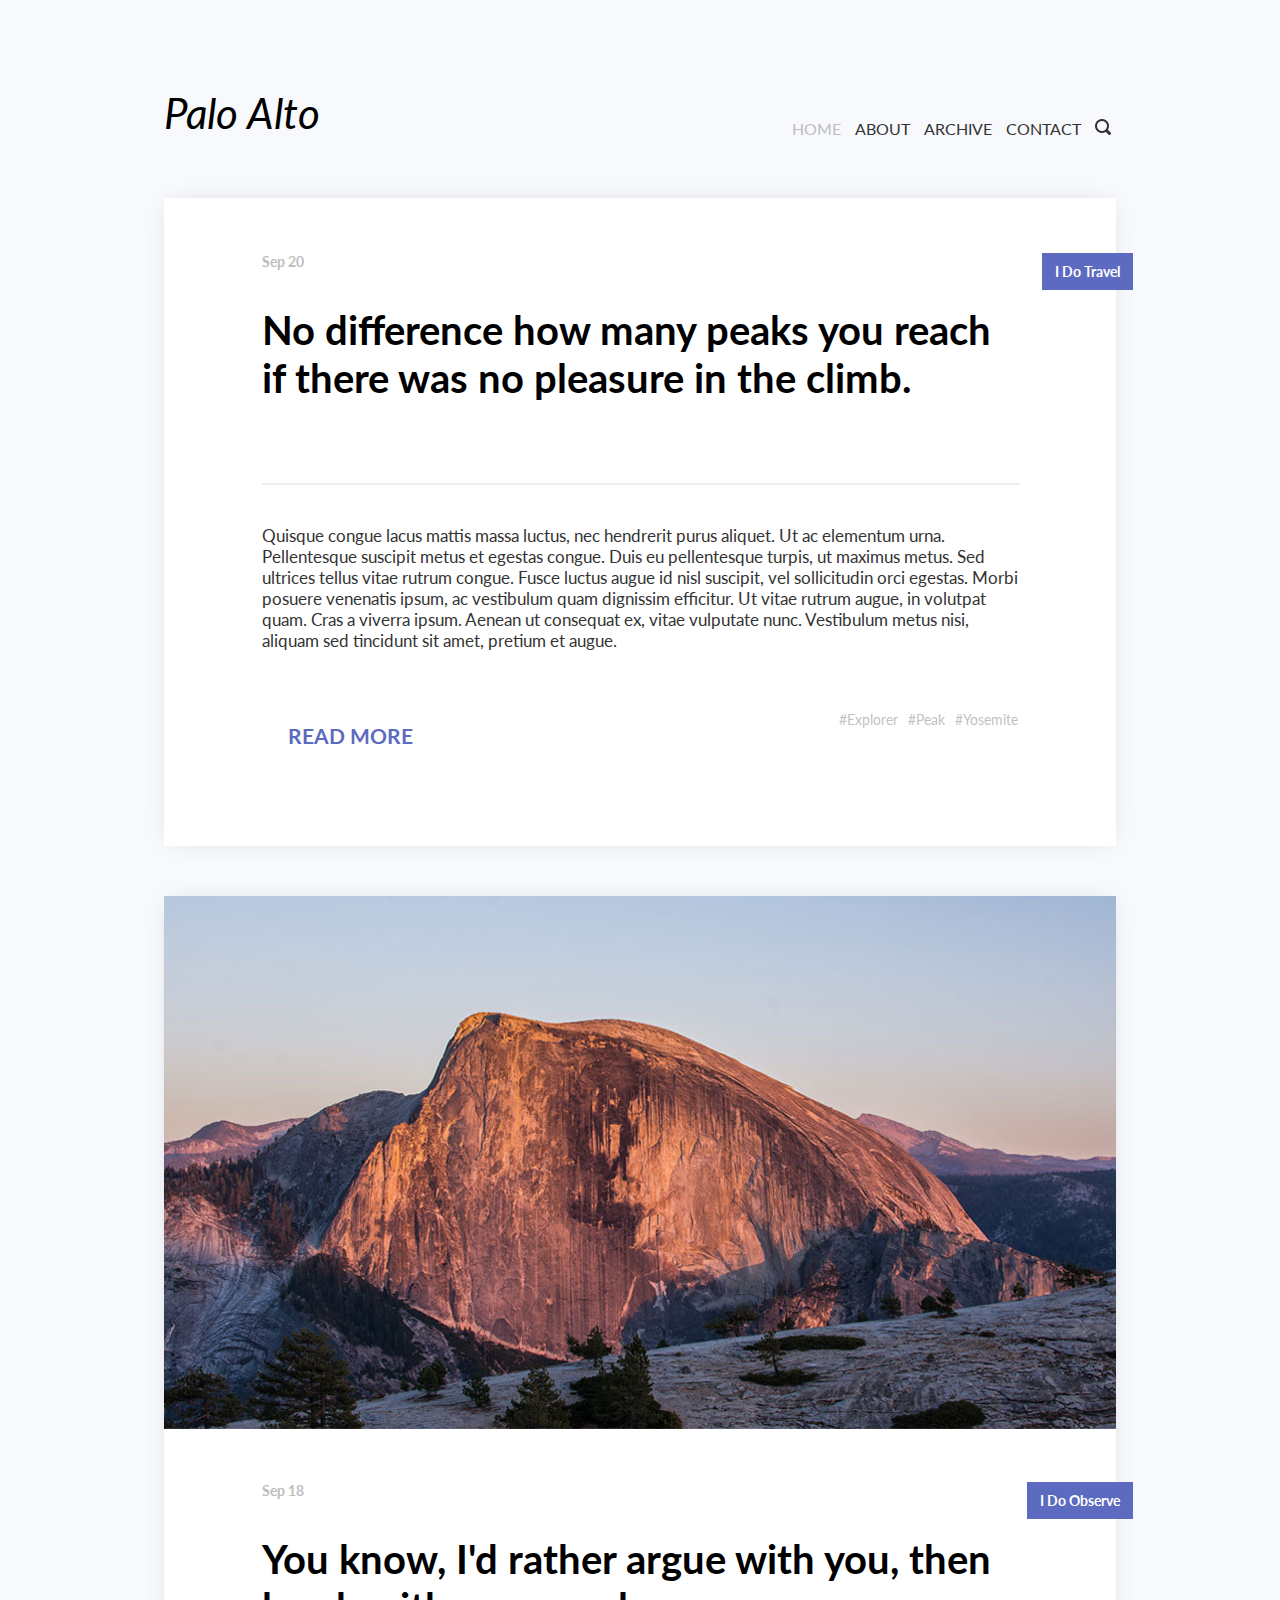
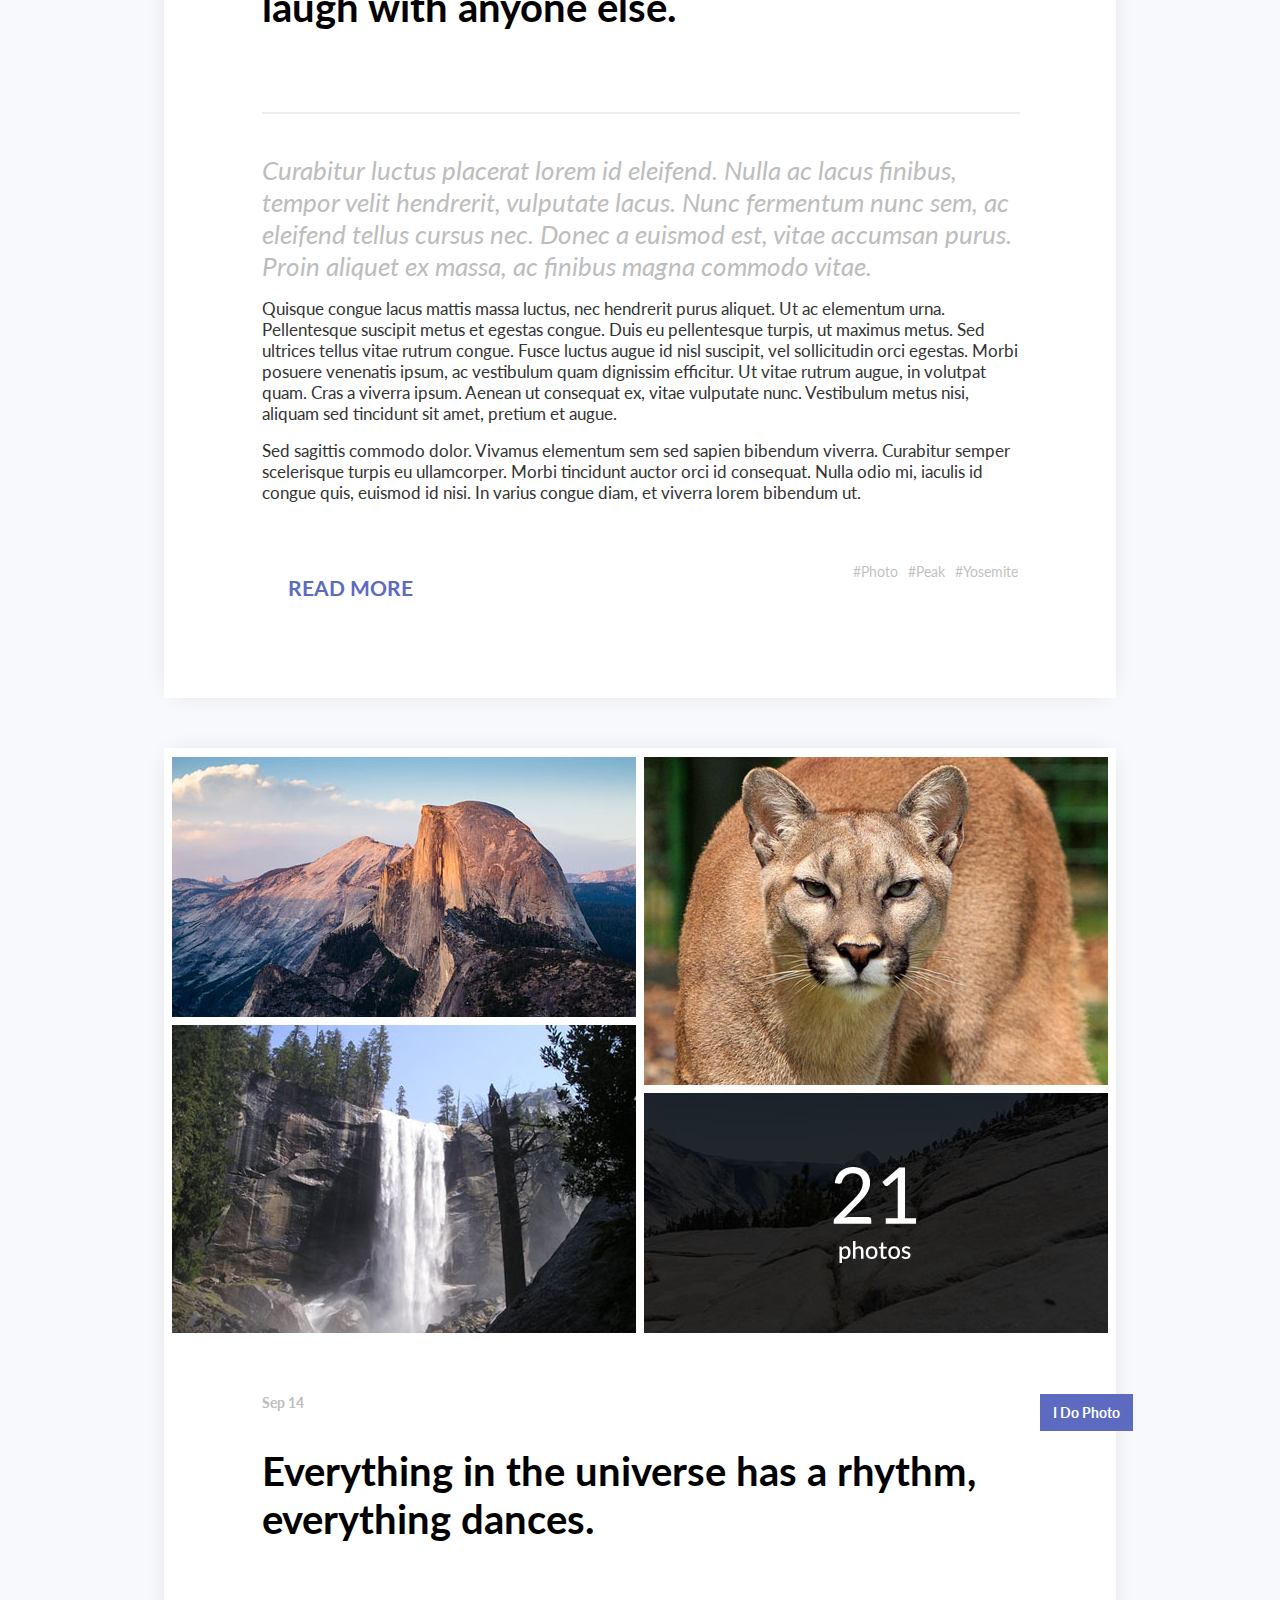
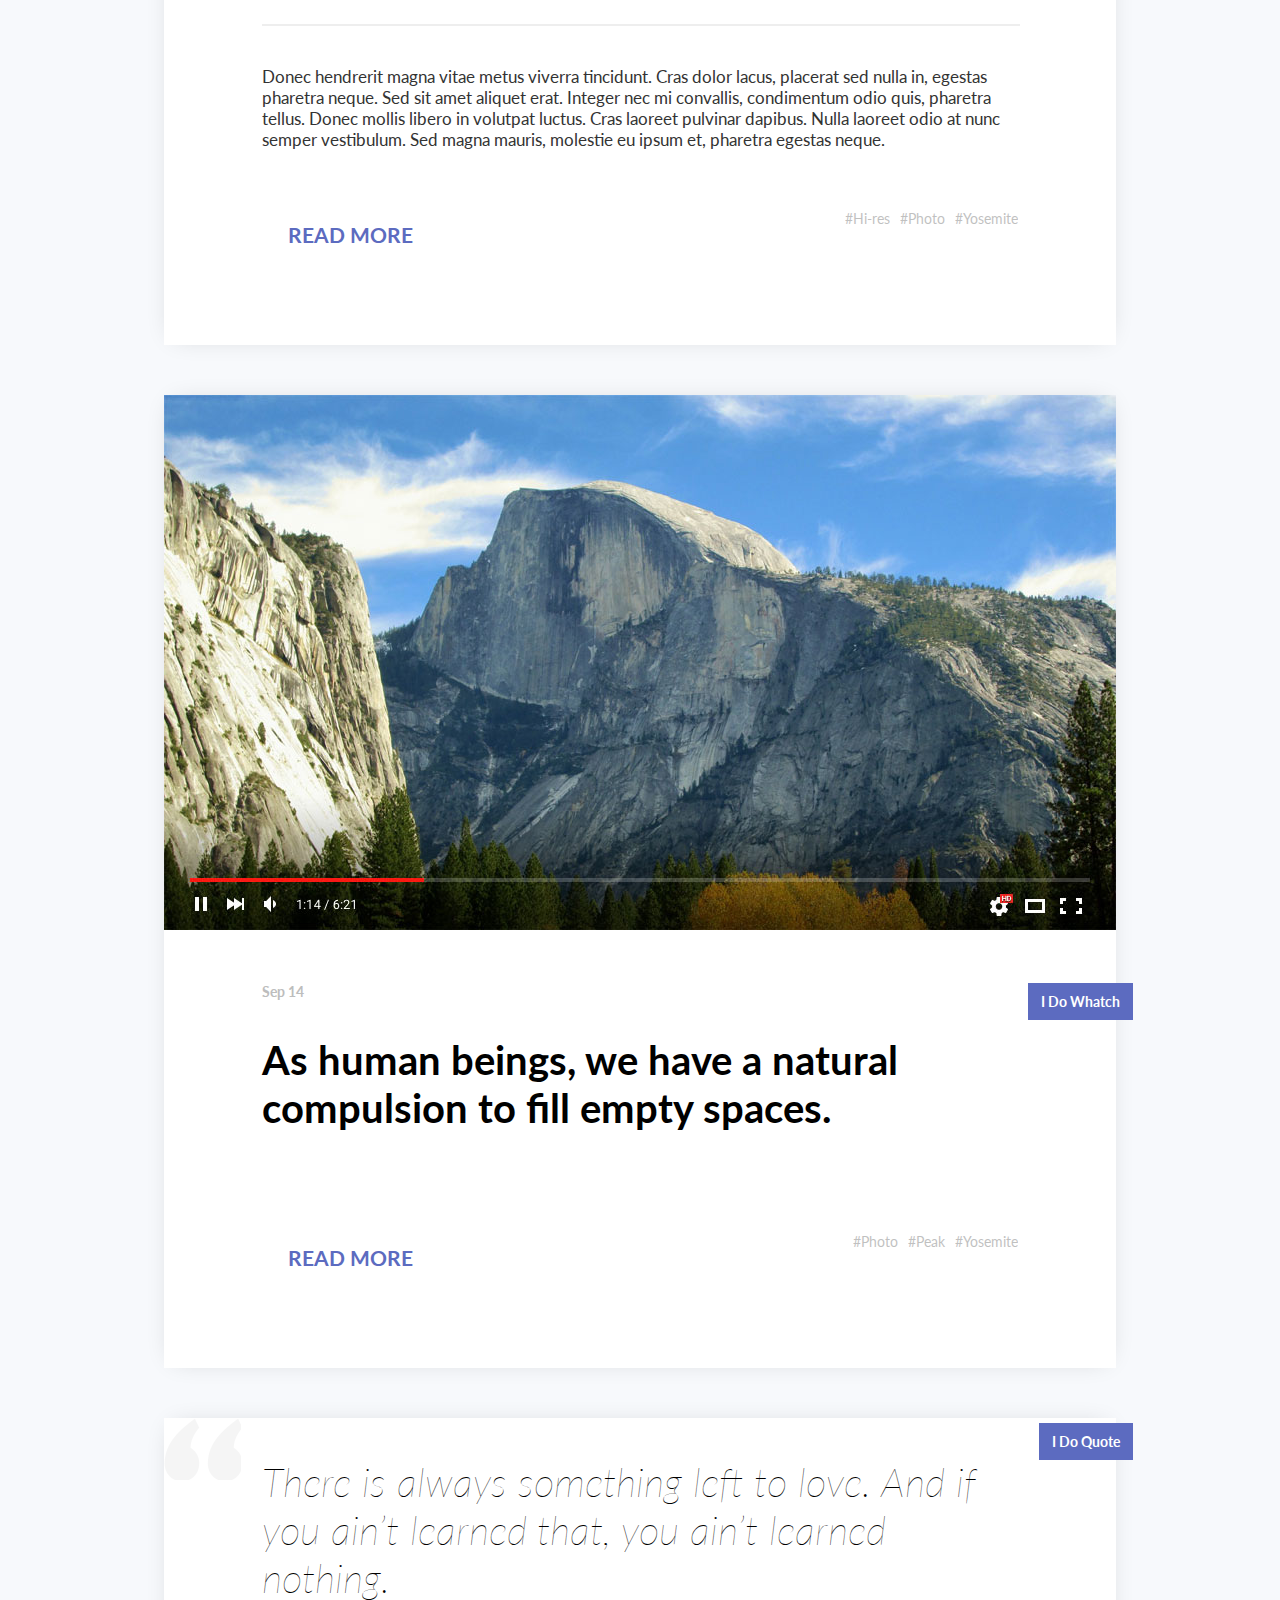
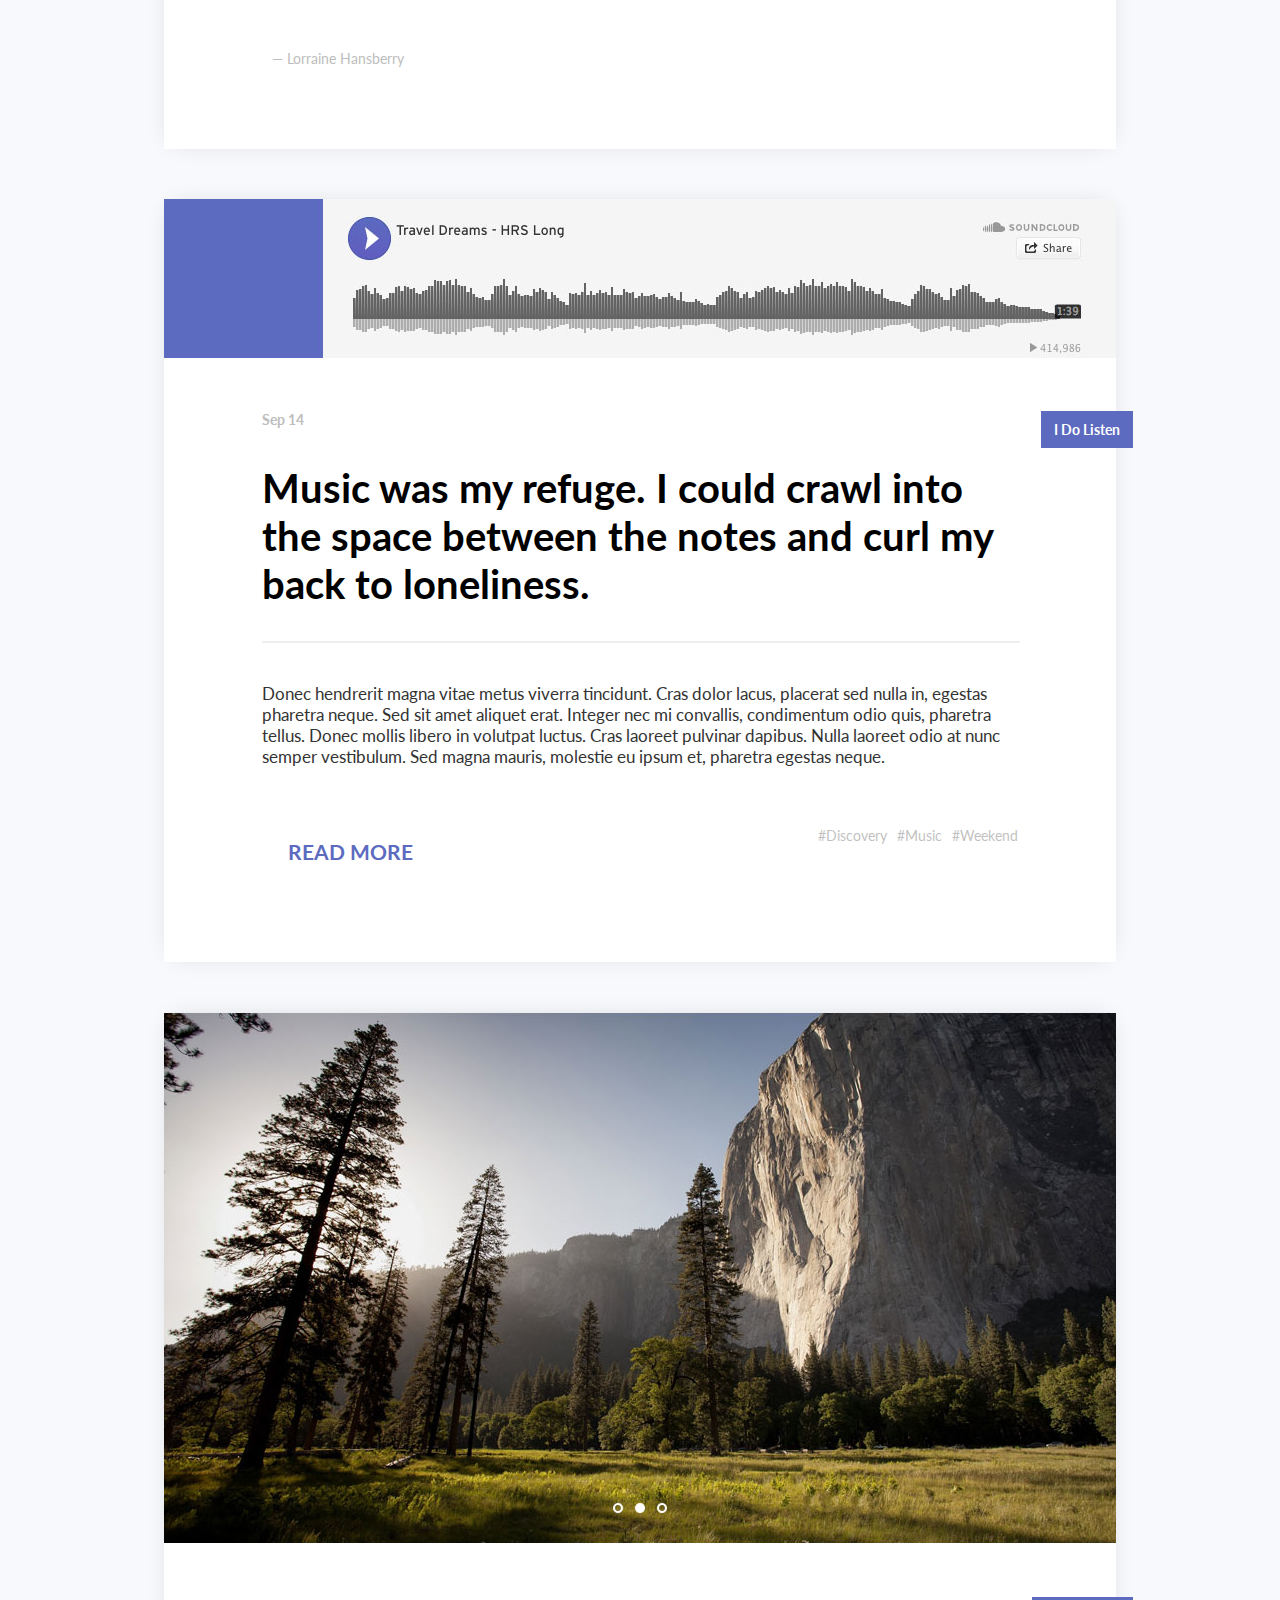
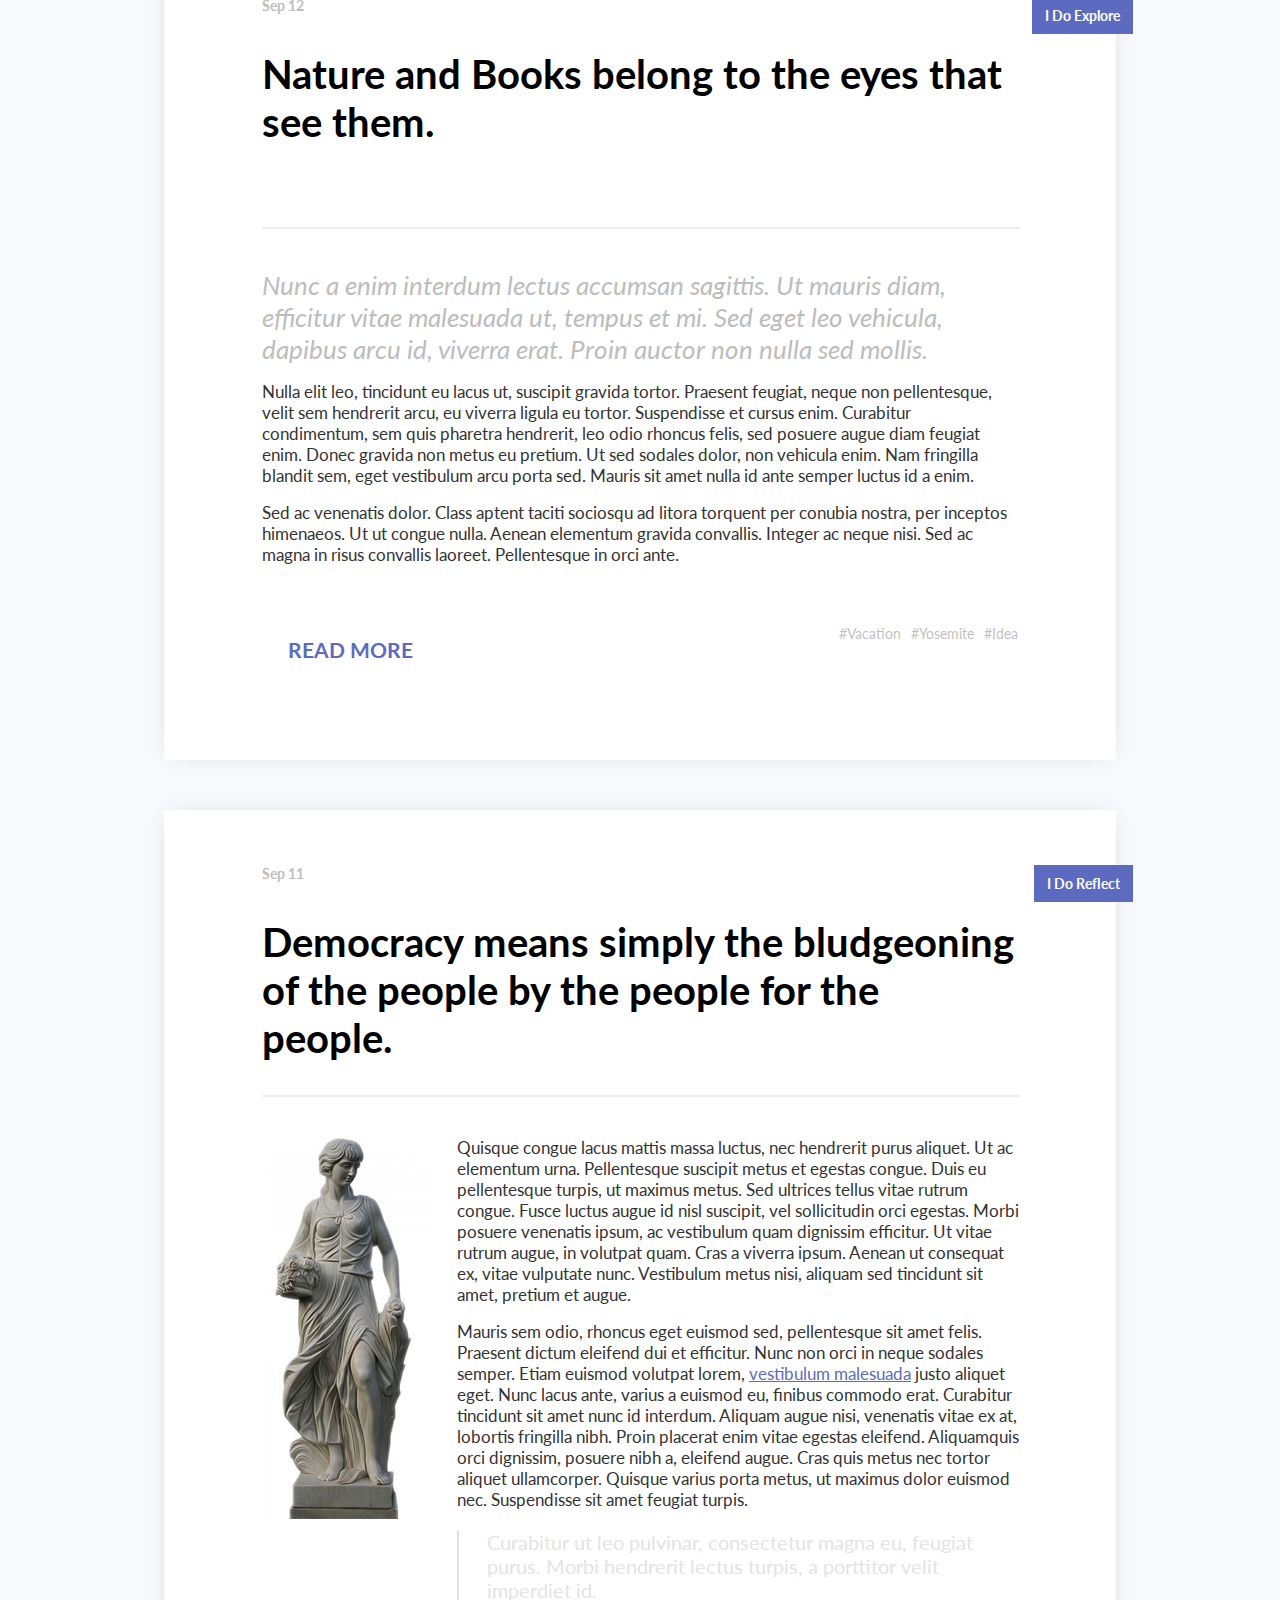
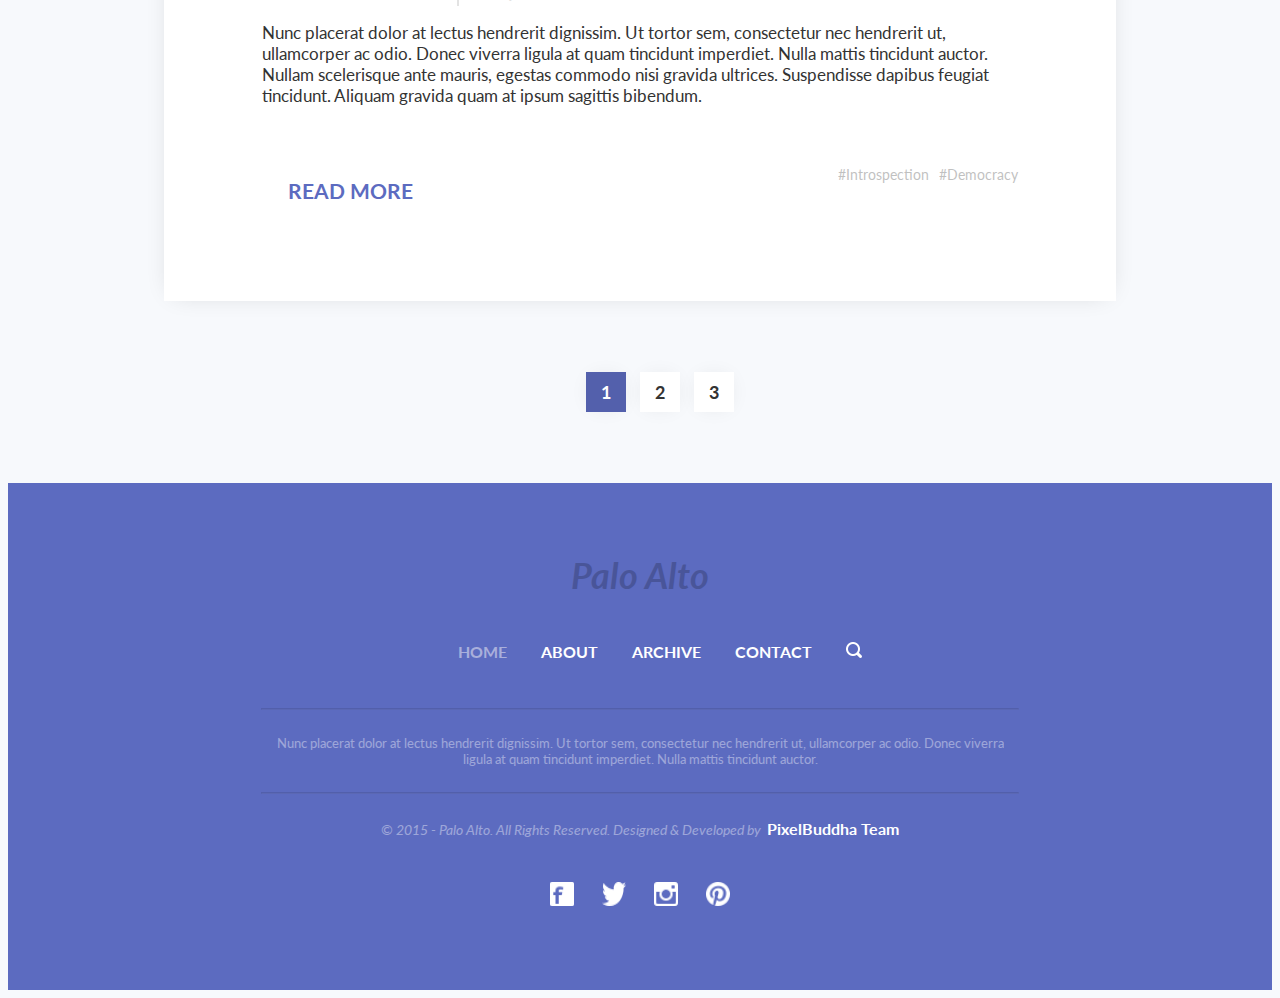
<file: public/html/index.html>
<!DOCTYPE html>
<html>
<head>
    <link href="../css/style.css" rel="stylesheet" type="text/css"/>
    <title>index</title>
    <meta charset="utf-8">
    </head>
    
    <body>
    <div class="wrapper">
    <header>
        <div id="Logo"> <em>Palo Alto</em> </div>
       <nav>
        <ul>
            <li><a class="nonactive" href="index.html"> HOME </a></li>
            <li><a href="about.html"> ABOUT </a></li>
            <li><a href="archives.html">  ARCHIVE </a></li>
            <li><a href="contacts.html"> CONTACT </a></li>
            <li><a class="icon_search" href="search.html"> </a> </li>
        </ul>
        </nav>
    </header>

        <article>
            <header class="article_header">
               <div class="lable"> I Do Travel</div>
               <div class="date">Sep 20</div>
               <h2>No difference how many peaks you reach if there was no pleasure in the climb.</h2>
            </header>
            <div class="post_area">
            <p>Quisque congue lacus mattis massa luctus, nec hendrerit purus aliquet. Ut ac elementum urna. Pellentesque suscipit metus et egestas congue. Duis eu pellentesque turpis, ut maximus metus. Sed ultrices tellus vitae rutrum congue. Fusce luctus augue id nisl suscipit, vel sollicitudin orci egestas. Morbi posuere venenatis ipsum, ac vestibulum quam dignissim efficitur. Ut vitae rutrum augue, in volutpat quam. Cras a viverra ipsum. Aenean ut consequat ex, vitae vulputate nunc. Vestibulum metus nisi, aliquam sed tincidunt sit amet, pretium et augue.</p>
            </div>
                <div class="article_footer">
                <a class="button" href="post.html">read more</a>
                <p class="hashtags">#Yosemite</p>
                <p class="hashtags">#Peak</p>
                <p class="hashtags">#Explorer</p>
            </div>
       </article>

        <article>
         <img src="../img/img_1.jpg" alt="mountain" height="533" width="952"/>
            <header class="article_header">
                <div class="lable">I Do Observe</div>
                <div class="date">Sep 18</div>
               <h2>You know, I'd rather argue with you, then laugh with anyone else.</h2>
            </header>
    <div class="post_area">
            <p class="intro">Curabitur luctus placerat lorem id eleifend. Nulla ac lacus finibus, tempor velit hendrerit, vulputate lacus. Nunc fermentum nunc sem, ac eleifend tellus cursus nec. Donec a euismod est, vitae accumsan purus. Proin aliquet ex massa, ac finibus magna commodo vitae.</p>

                <p>Quisque congue lacus mattis massa luctus, nec hendrerit purus aliquet. Ut ac elementum urna. Pellentesque suscipit metus et egestas congue. Duis eu pellentesque turpis, ut maximus metus. Sed ultrices tellus vitae rutrum congue. Fusce luctus augue id nisl suscipit, vel sollicitudin orci egestas. Morbi posuere venenatis ipsum, ac vestibulum quam dignissim efficitur. Ut vitae rutrum augue, in volutpat quam. Cras a viverra ipsum. Aenean ut consequat ex, vitae vulputate nunc. Vestibulum metus nisi, aliquam sed tincidunt sit amet, pretium et augue.</p>
               <p>Sed sagittis commodo dolor. Vivamus elementum sem sed sapien bibendum viverra. Curabitur semper scelerisque turpis eu ullamcorper. Morbi tincidunt auctor orci id consequat. Nulla odio mi, iaculis id congue quis, euismod id nisi. In varius congue diam, et viverra lorem bibendum ut.</p>
    </div>
        <div class="article_footer">
        <a class="button" href="post.html">read more</a>
        <p class="hashtags">#Yosemite</p>
        <p class="hashtags">#Peak</p>
        <p class="hashtags">#Photo</p>
    </div>
        </article>

        <article>
            <img src="../img/img_2.jpg" alt="photos" height="593" width="952"/>
            <header class="article_header">
                <div class="lable">I Do Photo</div>
                <div class="date">Sep 14</div>
                <h2>Everything in the universe has a rhythm, everything dances.</h2>
            </header>
            <div class="post_area">
            <p>Donec hendrerit magna vitae metus viverra tincidunt. Cras dolor lacus, placerat sed nulla in, egestas
                pharetra neque. Sed sit amet aliquet erat. Integer nec mi convallis, condimentum odio quis, pharetra
                tellus. Donec mollis libero in volutpat luctus. Cras laoreet pulvinar dapibus. Nulla laoreet odio at
                nunc semper vestibulum. Sed magna mauris, molestie eu ipsum et, pharetra egestas neque.</p>
            </div>
            <div class="article_footer">
                <a class="button" href="post.html">read more</a>
                <p class="hashtags">#Yosemite</p>
                <p class="hashtags">#Photo</p>
                <p class="hashtags">#Hi-res</p>
            </div>
            </article>

        <article>
        <img src="../img/img_3.jpg" alt="video" height="535" width="952"/>
            <header class="article_header">
                <div class="lable">I Do Whatch</div>
                <div class="date">Sep 14</div>
                <h2>As human beings, we have a natural compulsion to fill empty spaces.</h2>
            </header>
            <div class="article_footer">
                <a class="button" href="post.html">read more</a>
                <p class="hashtags">#Yosemite</p>
                <p class="hashtags">#Peak</p>
                <p class="hashtags">#Photo</p>
            </div>
        </article>

        <article>
         <img src="../img/quotes.png" alt="quotes" height="62" width="77"/>
             <div class="lable">I Do Quote</div>
        <h2> <div class="quote">There is always something left to love.
          And if you ain’t learned that, you
            ain’t learned nothing.</div>
        </h2>
            <p class="cit">— Lorraine Hansberry</p>
         </article>

         <article>
         <img src="../img/img_4.jpg" alt="audio" height="159" width="952"/>
             <header class="article_header">
                 <div class="lable">I Do Listen</div>
                 <div class="date">Sep 14</div>
                 <h2>Music was my refuge. I could crawl into the space between the notes and curl my back to loneliness.</h2>
             </header>
             <div class="post_area">
                 <p>Donec hendrerit magna vitae metus viverra tincidunt. Cras dolor lacus, placerat sed nulla in, egestas pharetra neque. Sed sit amet aliquet erat. Integer nec mi convallis, condimentum odio quis, pharetra tellus. Donec mollis libero in volutpat luctus. Cras laoreet pulvinar dapibus. Nulla laoreet odio at nunc semper vestibulum. Sed magna mauris, molestie eu ipsum et, pharetra egestas neque.</p>
             </div>
                 <div class="article_footer">
                 <a class="button" href="post.html">read more</a>
                 <p class="hashtags">#Weekend</p>
                 <p class="hashtags">#Music</p>
                 <p class="hashtags">#Discovery</p>
             </div>
         </article>

         <article>
         <img src="../img/img_5.jpg" alt="slider" height="532" width="952"/>
             <header class="article_header">
                 <div class="lable">I Do Explore</div>
                 <div class="date">Sep 12</div>
                 <h2>Nature and Books belong to the eyes that see them.</h2>
             </header>
             <div class="post_area">
                 <p class="intro"> Nunc a enim interdum lectus accumsan sagittis. Ut mauris diam, efficitur vitae malesuada ut, tempus et mi. Sed eget leo vehicula, dapibus arcu id, viverra erat. Proin auctor non nulla sed mollis.</p>
                 <p>Nulla elit leo, tincidunt eu lacus ut, suscipit gravida tortor. Praesent feugiat, neque non pellentesque, velit sem hendrerit arcu, eu viverra ligula eu tortor. Suspendisse et cursus enim. Curabitur condimentum, sem quis pharetra hendrerit, leo odio rhoncus felis, sed posuere augue diam feugiat enim. Donec gravida non metus eu pretium. Ut sed sodales dolor, non vehicula enim. Nam fringilla blandit sem, eget vestibulum arcu porta sed. Mauris sit amet nulla id ante semper luctus id a enim.</p>
                 <p>Sed ac venenatis dolor. Class aptent taciti sociosqu ad litora torquent per conubia nostra, per inceptos himenaeos. Ut ut congue nulla. Aenean elementum gravida convallis. Integer ac neque nisi. Sed ac magna in risus convallis laoreet. Pellentesque in orci ante.</p>
             </div>
             <div class="article_footer">
                 <a class="button" href="post.html">read more</a>
                 <p class="hashtags">#Idea</p>
                 <p class="hashtags">#Yosemite</p>
                 <p class="hashtags">#Vacation</p>
             </div>
         </article>

         <article>
             <header class="article_header">
                 <div class="lable">I Do Reflect</div>
                 <div class="date">Sep 11</div>
                 <h2><a href="post.html"></a> Democracy means simply the bludgeoning of the people by the people for the people.</h2>
             </header>
             <div class="post_area">
                 <img src="../img/img_6.jpg" alt="democracy" height="408" width="170" style="margin: 0 25px 25px 0; float: left"/>
                 <p>Quisque congue lacus mattis massa luctus, nec hendrerit purus aliquet. Ut ac elementum urna. Pellentesque suscipit metus et egestas congue. Duis eu pellentesque turpis, ut maximus metus. Sed ultrices tellus vitae rutrum congue. Fusce luctus augue id nisl suscipit, vel sollicitudin orci egestas. Morbi posuere venenatis ipsum, ac vestibulum quam dignissim efficitur. Ut vitae rutrum augue, in volutpat quam. Cras a viverra ipsum. Aenean ut consequat ex, vitae vulputate nunc. Vestibulum metus nisi, aliquam sed tincidunt sit amet, pretium et augue.</p>
                 <p>Mauris sem odio, rhoncus eget euismod sed, pellentesque sit amet felis. Praesent dictum eleifend dui et efficitur. Nunc non orci in neque sodales semper. Etiam euismod volutpat lorem, <a href="index.html">vestibulum malesuada</a> justo aliquet eget. Nunc lacus ante, varius a euismod eu, finibus commodo erat. Curabitur tincidunt sit amet nunc id interdum. Aliquam augue nisi, venenatis vitae ex at, lobortis fringilla nibh. Proin placerat enim vitae egestas eleifend. Aliquamquis orci dignissim, posuere nibh a, eleifend augue. Cras quis metus nec tortor aliquet ullamcorper. Quisque varius porta metus, ut maximus dolor euismod nec. Suspendisse sit amet feugiat turpis.</p>
                 <blockquote>Curabitur ut leo pulvinar, consectetur magna eu, feugiat purus. Morbi hendrerit lectus turpis, a porttitor velit imperdiet id.</blockquote>
                 <p>Nunc placerat dolor at lectus hendrerit dignissim. Ut tortor sem, consectetur nec hendrerit ut, ullamcorper ac odio. Donec viverra ligula at quam tincidunt imperdiet. Nulla mattis tincidunt auctor. Nullam scelerisque ante mauris, egestas commodo nisi gravida ultrices. Suspendisse dapibus feugiat tincidunt. Aliquam gravida quam at ipsum sagittis bibendum.</p>
             </div>
             <div class="article_footer">
                 <a class="button" href="post.html">read more</a>
                 <p class="hashtags">#Democracy</p>
                 <p class="hashtags">#Introspection</p>
             </div>
         </article>
    </div>


<div class="pagination">
    <ul>
        <li><a class="current" href="index.html">1</a></li>
        <li><a class="page">2</a></li>
        <li><a class="page">3</a></li>
    </ul>
</div>


    <footer>
        <div class="fcontent">
        <div class="Logo_footer"> <a href="index.html"> Palo Alto </a> </div>
            <div class="footer_menu">
                <ul>
                    <li><a class="nonactive" href="index.html">HOME</a></li>
                    <li><a href="about.html">ABOUT</a></li>
                    <li><a href="archive.html">ARCHIVE</a></li>
                    <li><a href="contacts.html">CONTACT</a></li>
                    <li> <a class="icon_search" href="search.html"> </a> </li>
                </ul>
            </div>
            <hr>
            <p>
                Nunc placerat dolor at lectus hendrerit dignissim. Ut tortor sem, consectetur nec hendrerit ut, ullamcorper ac odio. Donec viverra ligula at quam tincidunt imperdiet. Nulla mattis tincidunt auctor.
            </p>
            <hr>
            <address>© 2015 - Palo Alto. All Rights Reserved. Designed & Developed by &nbsp</address><a class="adress" href="#">PixelBuddha Team</a>
            <div id="icons">
                <a href="https://www.facebook.com/" target="_blank"> <img src="../img/facebook.png" alt="facebook" height="24" width="24"/></a>
                <a href="https://twitter.com/?lang=ru " target="_blank"><img src="../img/twitter.png" alt="twitter" height="24" width="24"/></a>
                <a href="https://www.instagram.com/" target="_blank"><img src="../img/instagram.png" alt="instagramm" height="24" width="24"/></a>
                <a href="https://ru.pinterest.com//" target="_blank"><img src="../img/pinterest.png" alt="pinterest" height="24" width="24"/></a>
            </div>
        </div>
    </footer>

    </body>
</html>
</file>
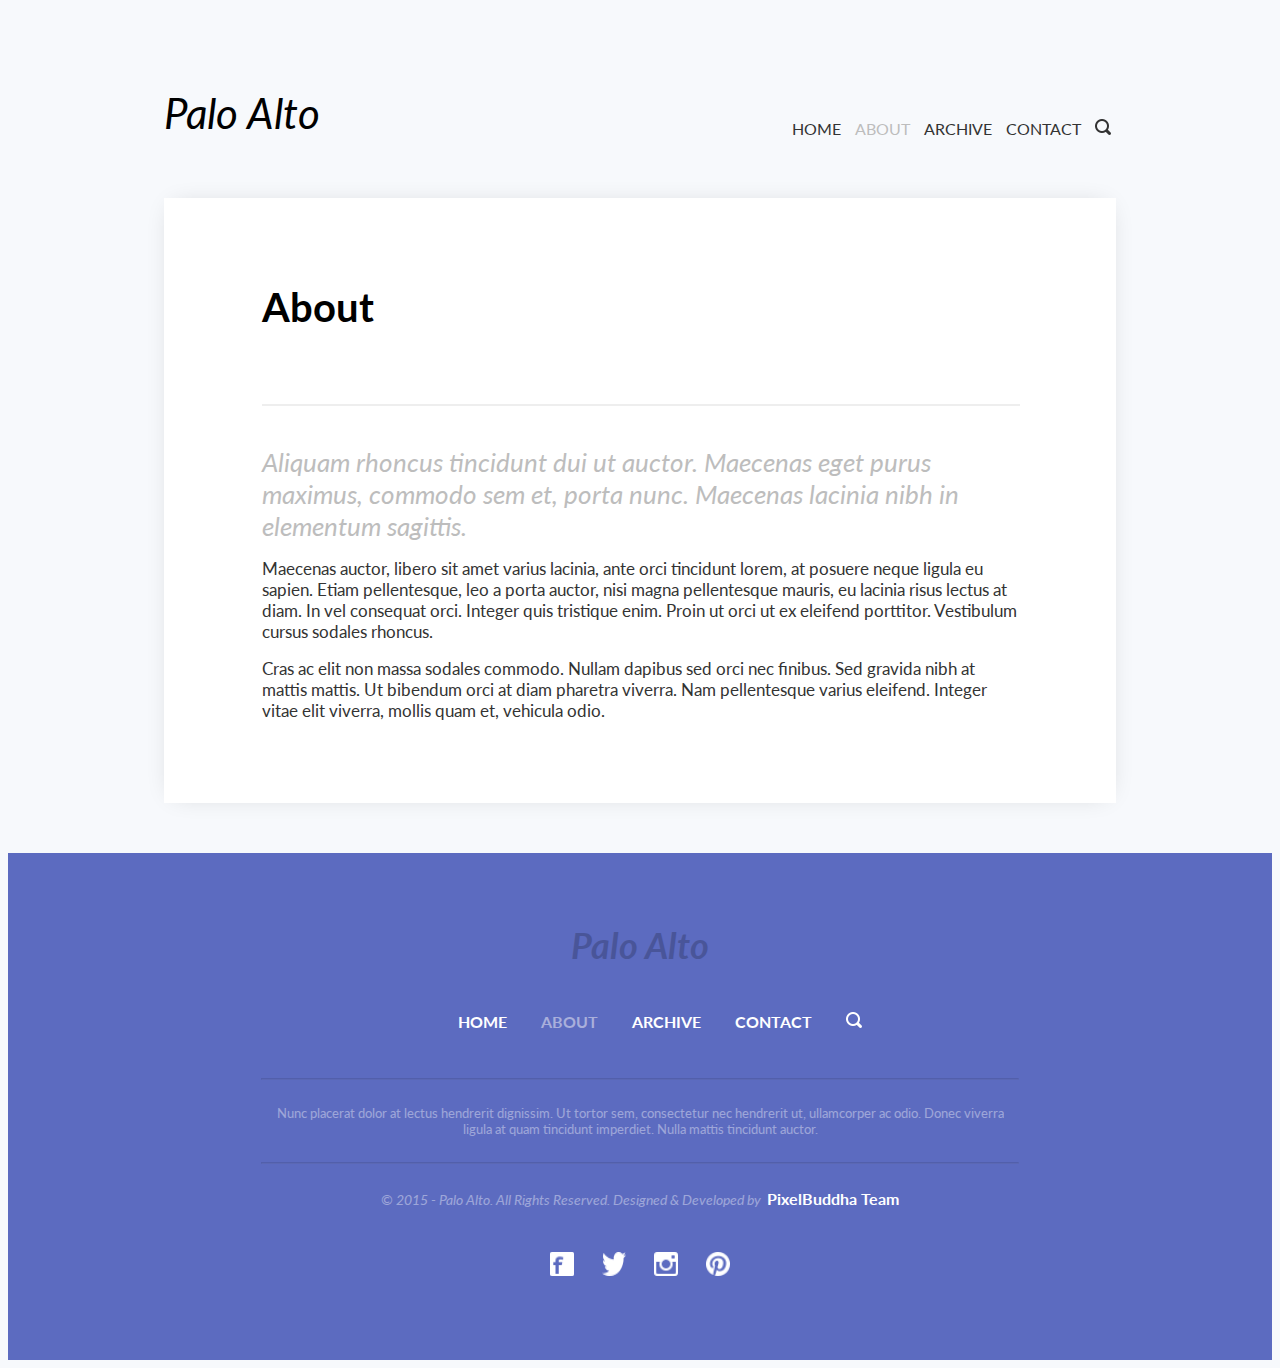
<file: public/html/about.html>
<!DOCTYPE html>
<html>
<head>
    <link href="../css/style.css" rel="stylesheet" type="text/css"/>
    <title>about</title>
    <meta charset="utf-8">
    </head>
    
    <body>
    <div class="wrapper">
        <header>
            <div id="Logo"> <em>Palo Alto</em> </div>
            <nav>
                <ul>
                    <li><a href="index.html"> HOME</a></li>
                    <li><a class="nonactive" href="about.html"> ABOUT</a></li>
                    <li><a href="archives.html"> ARCHIVE</a></li>
                    <li><a href="contacts.html"> CONTACT</a></li>
                    <li><a class="icon_search" href="search.html"> </a> </li>
                </ul>
            </nav>
        </header>

        <article>
            <div class="item">
                <h2>About</h2>
            </div>
            <div class="post_area">
            <p class="intro"> Aliquam rhoncus tincidunt dui ut auctor. Maecenas eget purus maximus, commodo sem et, porta nunc. Maecenas lacinia nibh in elementum sagittis.</p>

        <p>Maecenas auctor, libero sit amet varius lacinia, ante orci tincidunt lorem, at posuere neque ligula eu sapien. Etiam pellentesque, leo a porta auctor, nisi magna pellentesque mauris, eu lacinia risus lectus at diam. In vel consequat orci. Integer quis tristique enim. Proin ut orci ut ex eleifend porttitor. Vestibulum cursus sodales rhoncus.</p> 
        <p>Cras ac elit non massa sodales commodo. Nullam dapibus sed orci nec finibus. Sed gravida nibh at mattis mattis. Ut bibendum orci at diam pharetra viverra. Nam pellentesque varius eleifend. Integer vitae elit viverra, mollis quam et, vehicula odio.</p>
       </div>
        </article>

    </div>

    <footer>
        <div class="fcontent">
            <div class="Logo_footer"> <a href="index.html"> Palo Alto </a> </div>
            <div class="footer_menu">
                <ul>
                    <li><a href="index.html">HOME</a></li>
                    <li><a class="nonactive" href="about.html">ABOUT</a></li>
                    <li><a href="archive.html">ARCHIVE</a></li>
                    <li><a href="contacts.html">CONTACT</a></li>
                    <li> <a class="icon_search" href="search.html"> </a> </li>
                </ul>
            </div>
            <hr>
            <p>
                Nunc placerat dolor at lectus hendrerit dignissim. Ut tortor sem, consectetur nec hendrerit ut, ullamcorper ac odio. Donec viverra ligula at quam tincidunt imperdiet. Nulla mattis tincidunt auctor.
            </p>
            <hr>
            <address>© 2015 - Palo Alto. All Rights Reserved. Designed & Developed by &nbsp</address><a class="adress" href="#">PixelBuddha Team</a>
            <div id="icons">
                <a href="https://www.facebook.com/" target="_blank"> <img src="../img/facebook.png" alt="facebook" height="24" width="24"/></a>
                <a href="https://twitter.com/?lang=ru " target="_blank"><img src="../img/twitter.png" alt="twitter" height="24" width="24"/></a>
                <a href="https://www.instagram.com/" target="_blank"><img src="../img/instagram.png" alt="instagramm" height="24" width="24"/></a>
                <a href="https://ru.pinterest.com//" target="_blank"><img src="../img/pinterest.png" alt="pinterest" height="24" width="24"/></a>
            </div>
        </div>
    </footer>



    </body>
</html>
</file>
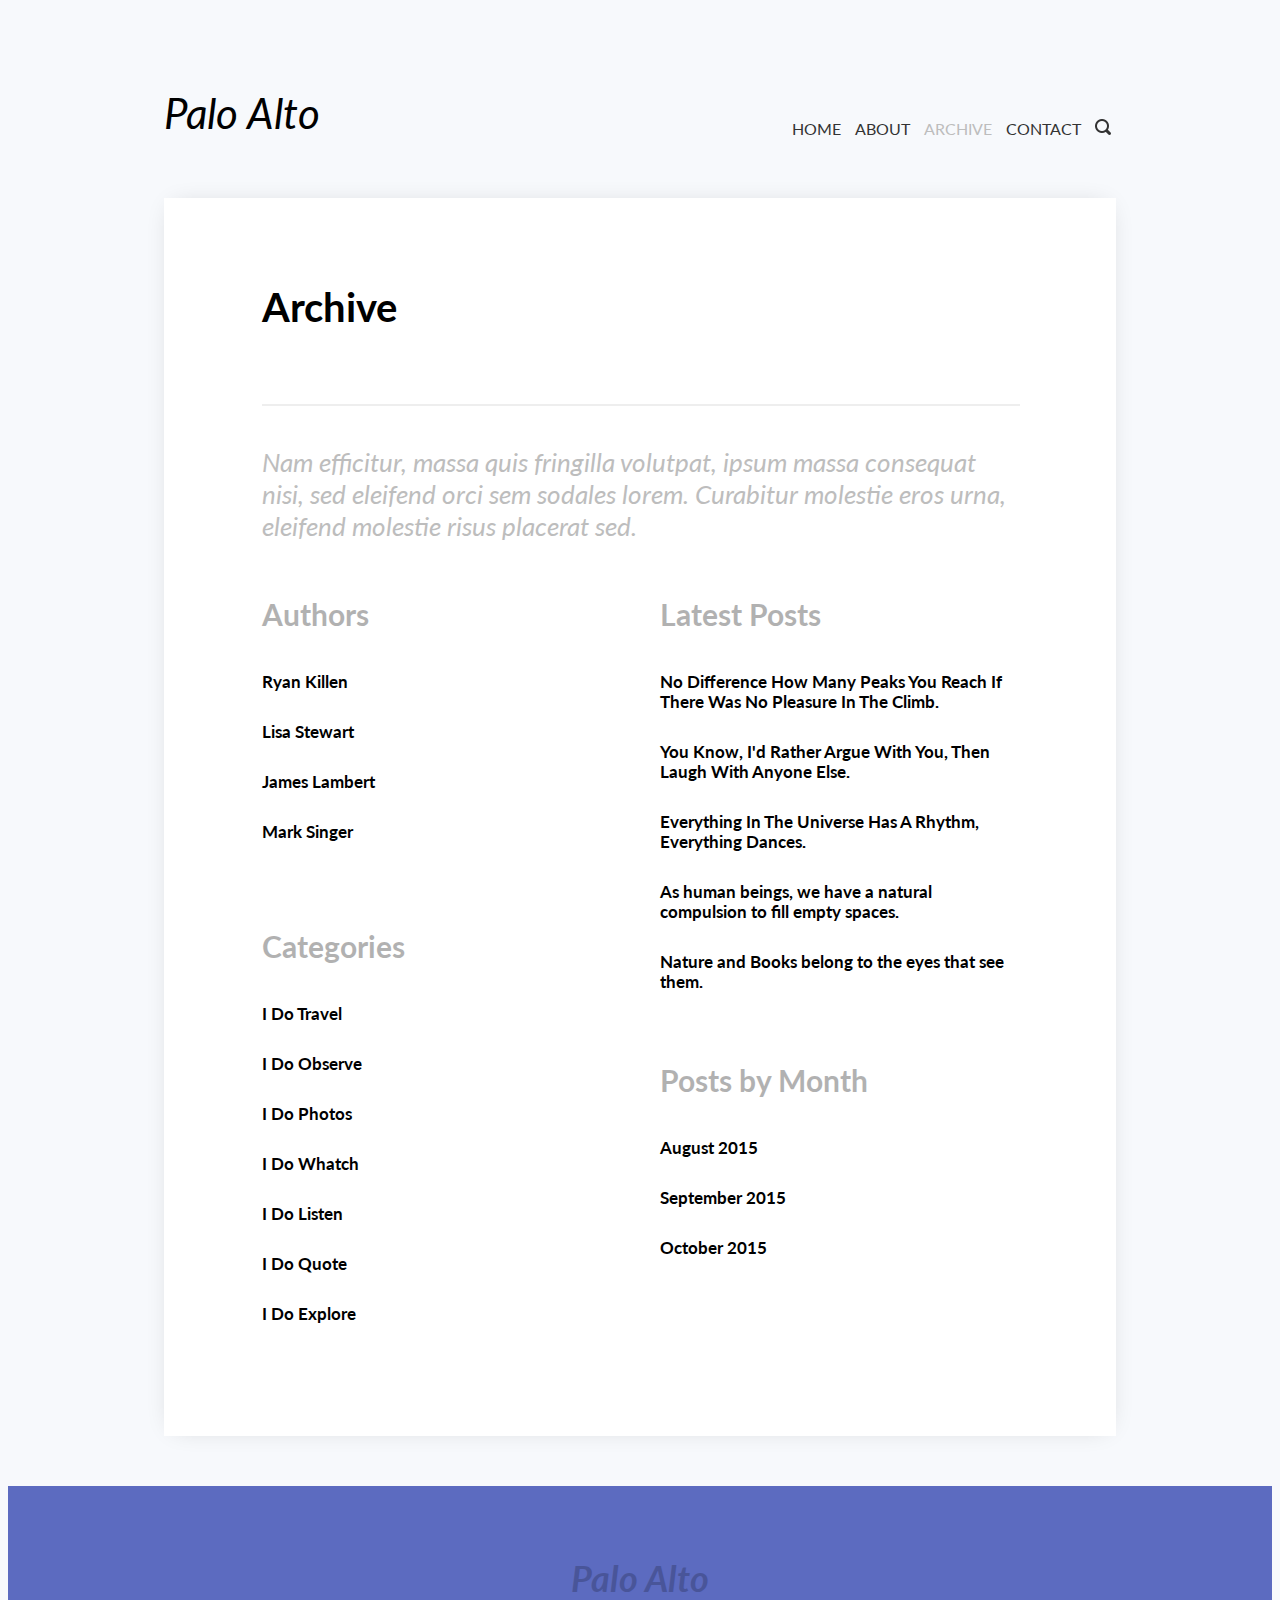
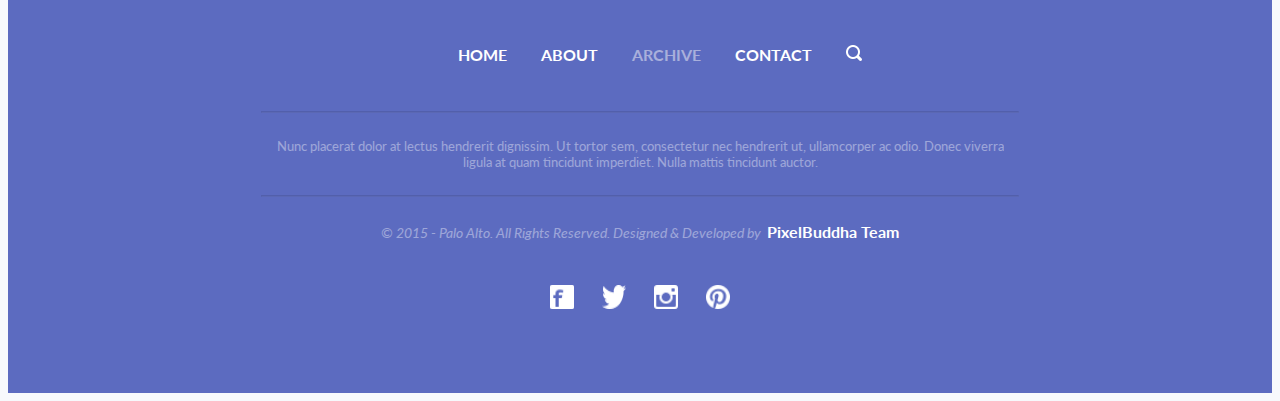
<file: public/html/archives.html>
<!DOCTYPE html>
<html>
<head>
    <link href="../css/style.css" rel="stylesheet" type="text/css"/>
    <title>archive</title>
    <meta charset="utf-8">
    </head>
    
    <body>
    <div class="wrapper">
        <header>
            <div id="Logo"> <em>Palo Alto</em> </div>
            <nav>
                <ul>
                    <li><a href="index.html"> HOME</a></li>
                    <li><a href="about.html"> ABOUT</a></li>
                    <li><a class="nonactive" href="archives.html"> ARCHIVE</a></li>
                    <li><a href="contacts.html"> CONTACT</a></li>
                    <li><a class="icon_search" href="search.html"> </a> </li>
                </ul>
            </nav>
        </header>

        <article>
            <div class="item">
                <h2>Archive</h2>
            </div>
            <div class="post_area">

                <p class="intro">Nam efficitur, massa quis fringilla volutpat, ipsum massa consequat nisi, sed eleifend orci sem sodales lorem. Curabitur molestie eros urna, eleifend molestie risus placerat sed.</p>

               <div class="authors"> <h4>Authors</h4>
                  <ul><li>Ryan Killen</li>
                  <li>Lisa Stewart</li>
                  <li>James Lambert</li>
                  <li>Mark Singer</li></ul>
               </div>

                <div class="latest"> <h4>Latest Posts</h4>
                    <ul><li>No Difference How Many Peaks You Reach If There Was No Pleasure In The Climb.</li>
                        <li>You Know, I'd Rather Argue With You, Then Laugh With Anyone Else. </li>
                        <li>Everything In The Universe Has A Rhythm, Everything Dances.</li>
                        <li>As human beings, we have a natural compulsion to fill empty spaces.</li>
                        <li>Nature and Books belong to the eyes that see them.</li></ul>
                </div>

                <div class="categories"> <h4>Categories</h4>
               <ul><li>I Do Travel</li>
               <li>I Do Observe</li>
               <li>I Do Photos</li>
               <li>I Do Whatch</li>
               <li>I Do Listen</li>
               <li>I Do Quote</li>
               <li>I Do Explore</li></ul>
               </div>


                <div class="by_month"> <h4>Posts by Month</h4>
                <ul><li>August 2015</li>
                <li>September 2015</li>
                <li>October 2015</li>
                </ul>
                </div>

            </div>

        </article>
     </div>

        <footer>
            <div class="fcontent">
                <div class="Logo_footer"> <a href="index.html"> Palo Alto </a> </div>
                <div class="footer_menu">
                    <ul>
                        <li><a href="index.html">HOME</a></li>
                        <li><a href="about.html">ABOUT</a></li>
                        <li><a class="nonactive" href="archive.html">ARCHIVE</a></li>
                        <li><a href="contacts.html">CONTACT</a></li>
                        <li> <a class="icon_search" href="search.html"> </a> </li>
                    </ul>
                </div>
                <hr>
                <p>
                    Nunc placerat dolor at lectus hendrerit dignissim. Ut tortor sem, consectetur nec hendrerit ut, ullamcorper ac odio. Donec viverra ligula at quam tincidunt imperdiet. Nulla mattis tincidunt auctor.
                </p>
                <hr>
                <address>© 2015 - Palo Alto. All Rights Reserved. Designed & Developed by &nbsp</address><a class="adress" href="#">PixelBuddha Team</a>
                <div id="icons">
                    <a href="https://www.facebook.com/" target="_blank"> <img src="../img/facebook.png" alt="facebook" height="24" width="24"/></a>
                    <a href="https://twitter.com/?lang=ru " target="_blank"><img src="../img/twitter.png" alt="twitter" height="24" width="24"/></a>
                    <a href="https://www.instagram.com/" target="_blank"><img src="../img/instagram.png" alt="instagramm" height="24" width="24"/></a>
                    <a href="https://ru.pinterest.com//" target="_blank"><img src="../img/pinterest.png" alt="pinterest" height="24" width="24"/></a>
                </div>
            </div>
        </footer>

    </body>
</html>
</file>
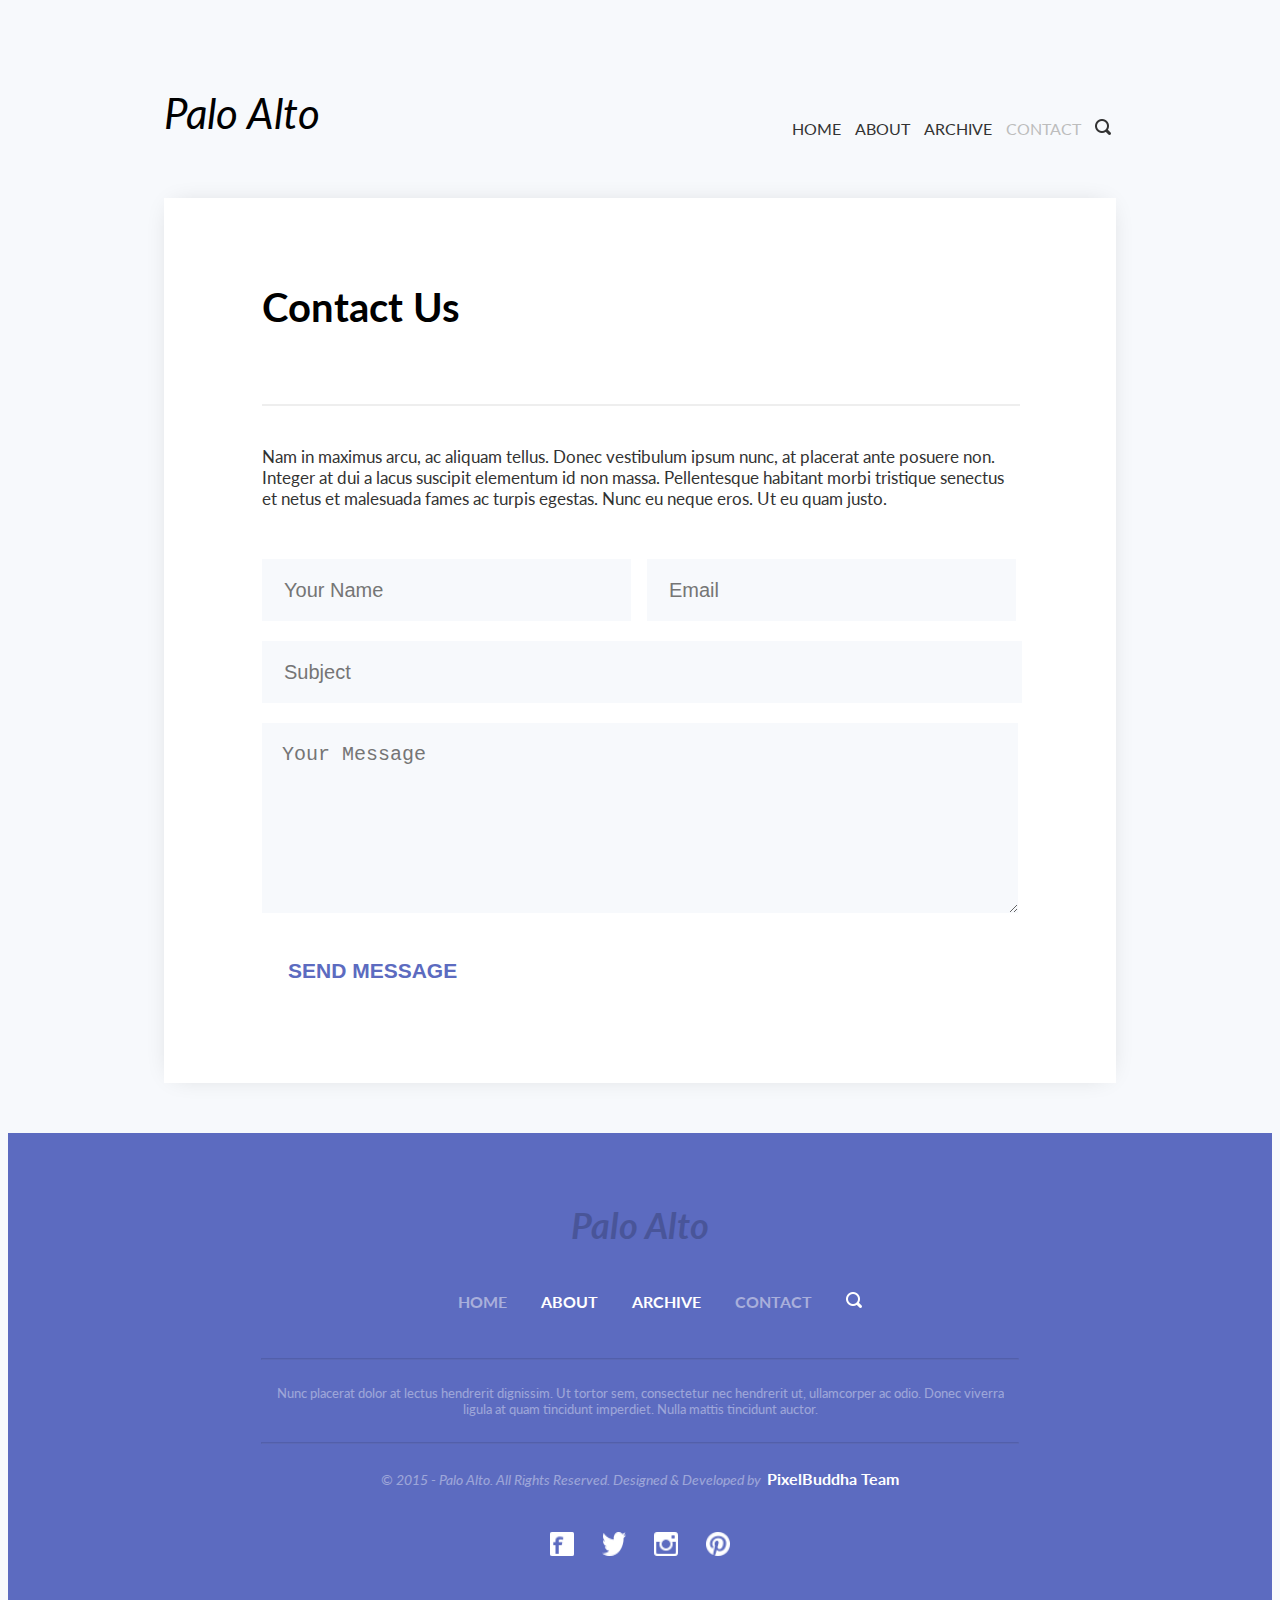
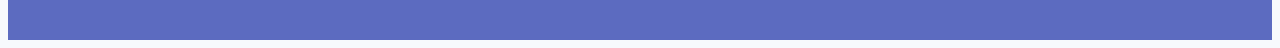
<file: public/html/contacts.html>
<!DOCTYPE html>
<html>
<head>
    <link href="../css/style.css" rel="stylesheet" type="text/css"/>
    <title>contacts</title>
    <meta charset="utf-8">
    </head>
    
    <body>
    <div class="wrapper">
        <header>
            <div id="Logo"> <em>Palo Alto</em> </div>
            <nav>
                <ul>
                    <li><a href="index.html"> HOME</a></li>
                    <li><a href="about.html"> ABOUT</a></li>
                    <li><a href="archives.html"> ARCHIVE</a></li>
                    <li><a class="nonactive" href="contacts.html"> CONTACT</a></li>
                    <li><a class="icon_search" href="search.html"> </a> </li>
                </ul>
            </nav>
        </header>


        <article>
            <div class="item">
                <h2>Contact Us</h2>
                </div>
            <div class="post_area">
              <p>Nam in maximus arcu, ac aliquam tellus. Donec vestibulum ipsum nunc, at placerat ante posuere non. Integer at dui a lacus suscipit elementum id non massa. Pellentesque habitant morbi tristique senectus et netus et malesuada fames ac turpis egestas. Nunc eu neque eros. Ut eu quam justo.</p>
            </div>

           <div class="contact_name">
            <input type="text" size="100" placeholder="Your Name">
            </div>

            <div class="contact_email">
                <input type=email size="100" placeholder="Email">
            </div>

            <input type=text name="Subject" placeholder="Subject">

            <textarea name="Message" cols="100" placeholder="Your Message"></textarea>

            <!--<div class="button" >send message</div>-->
            <div class="submit">
                <input class="send" type="submit" value="Send message">
            </div>

        </article>

    </div>

    <footer>
        <div class="fcontent">
            <div class="Logo_footer"> <a href="index.html"> Palo Alto </a> </div>
            <div class="footer_menu">
                <ul>
                    <li><a class="nonactive" href="index.html">HOME</a></li>
                    <li><a href="about.html">ABOUT</a></li>
                    <li><a href="archive.html">ARCHIVE</a></li>
                    <li><a class="nonactive" href="contacts.html">CONTACT</a></li>
                    <li> <a class="icon_search" href="search.html"> </a> </li>
                </ul>
            </div>
            <hr>
            <p>
                Nunc placerat dolor at lectus hendrerit dignissim. Ut tortor sem, consectetur nec hendrerit ut, ullamcorper ac odio. Donec viverra ligula at quam tincidunt imperdiet. Nulla mattis tincidunt auctor.
            </p>
            <hr>
            <address>© 2015 - Palo Alto. All Rights Reserved. Designed & Developed by &nbsp</address><a class="adress" href="#">PixelBuddha Team</a>
            <div id="icons">
                <a href="https://www.facebook.com/" target="_blank"> <img src="../img/facebook.png" alt="facebook" height="24" width="24"/></a>
                <a href="https://twitter.com/?lang=ru " target="_blank"><img src="../img/twitter.png" alt="twitter" height="24" width="24"/></a>
                <a href="https://www.instagram.com/" target="_blank"><img src="../img/instagram.png" alt="instagramm" height="24" width="24"/></a>
                <a href="https://ru.pinterest.com//" target="_blank"><img src="../img/pinterest.png" alt="pinterest" height="24" width="24"/></a>
            </div>
        </div>
    </footer>
    </body>
</html>
</file>
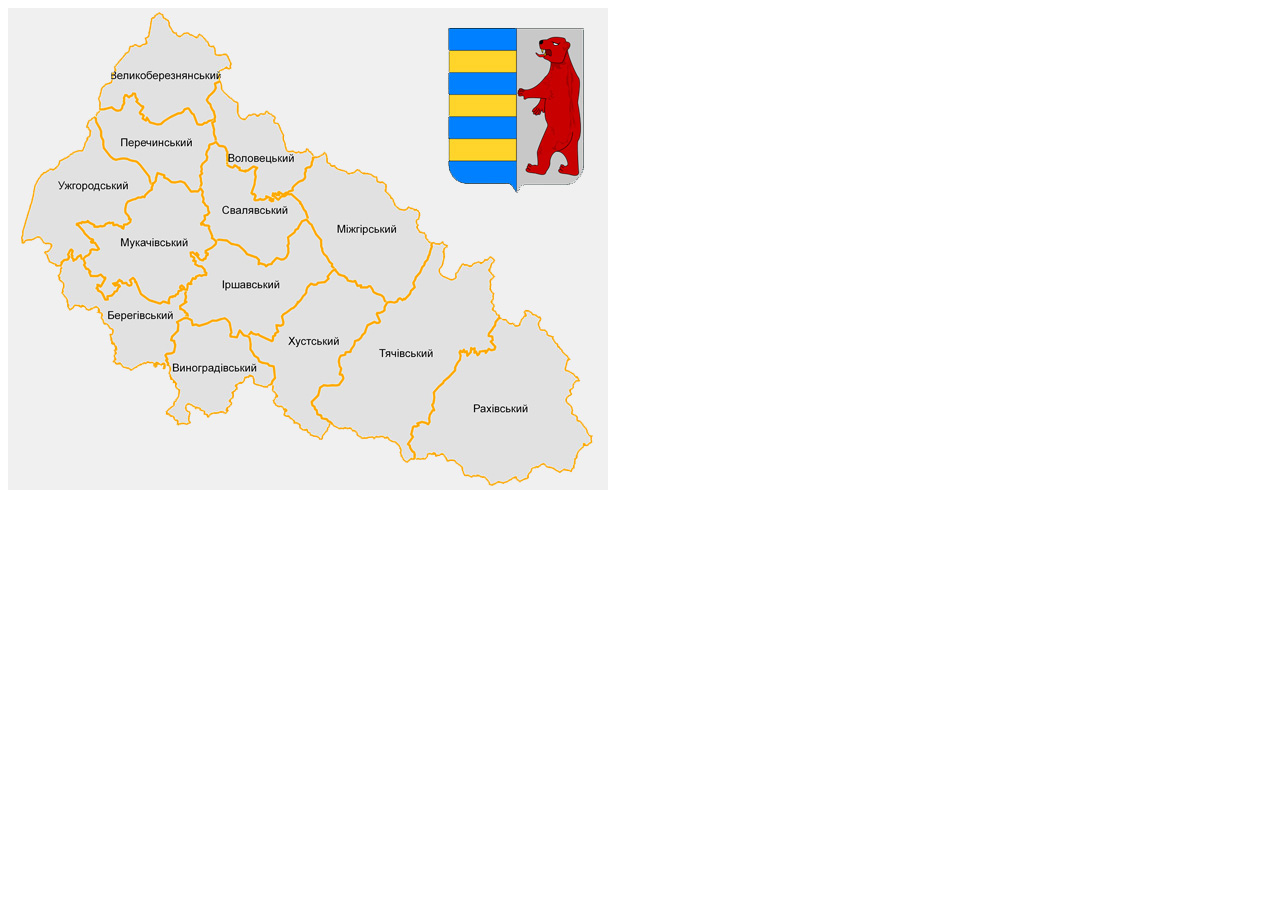
<file: public/html/map.html>
<!DOCTYPE html>
<html>
<head>
<title>map</title>
<meta charset="utf-8">    
</head>
<body>
    <img src="../img/zakarpatska_log.jpg" usemap="#map" alt="Zakarpatska_oblast">
    <map name="map">

<area shape="poly" alt="Великоберезнянський район" coords="93,102,91,94,90,89,93,85,95,77,102,74,105,68,107,59,113,50,118,44,121,43,122,39,125,37,127,34,130,39,135,36,138,37,137,31,140,28,143,9,145,9,151,4,155,7,156,11,160,14,163,19,166,24,171,28,177,24,182,26,189,30,192,27,196,31,200,33,202,39,206,37,207,45,212,46,219,47,222,54,222,61,218,59,211,62,212,73,207,75,208,81,201,90,202,95,205,102,207,108,201,112,193,115,188,112,183,104,179,100,174,105,166,107,153,116,146,116,141,115,140,110,137,112,133,110,135,107,132,104,135,99,128,94,129,92,126,86,122,89,117,87,116,95,114,99,110,103,104,100" href="https://ru.wikipedia.org/wiki/Великоберезнянский_район" target="_blank">
<area shape="poly" alt="Перечинський район" coords="143,177,148,173,148,166,156,167,158,170,161,171,163,175,174,173,178,176,182,184,191,183,195,177,193,168,195,165,193,161,195,156,200,151,200,147,197,145,201,140,201,136,207,134,208,130,205,125,205,118,206,114,207,109,201,112,198,115,191,116,187,113,184,104,180,99,174,104,167,105,158,112,151,116,143,116,139,111,135,111,133,108,133,104,135,99,128,93,127,86,121,89,117,86,115,96,112,103,109,102,104,100,92,102,87,108,88,114,91,121,92,128,95,132,95,138,98,145,106,151,113,150,119,151,123,152,130,153,141,168"href="https://ru.wikipedia.org/wiki/Перечинский_район" target="_blank">
<area shape="poly" alt="Ужгородський район" coords="37,244,39,248,41,253,44,255,48,256,49,258,52,258,53,253,56,251,60,250,60,245,64,240,64,245,64,249,66,252,70,249,72,245,73,250,76,249,82,245,83,240,87,241,91,239,87,233,83,233,83,229,78,225,69,215,76,213,80,212,85,215,86,217,93,217,98,214,104,213,106,216,112,217,115,221,117,216,122,214,122,210,117,204,118,194,126,191,132,188,137,188,144,180,143,176,141,167,130,153,122,151,117,150,108,151,100,145,96,138,95,132,93,125,91,118,87,110,81,112,79,119,82,126,78,131,76,139,74,142,68,143,58,149,51,153,49,157,44,160,40,161,35,165,26,177,25,186,19,206,15,224,14,231,15,234,19,231,24,230,30,228,35,234,43,235,42,239,40,242" href="https://ru.wikipedia.org/wiki/Ужгородский_район" target="_blank">
<area shape="poly" alt="Мукачевский район" coords="76,253,77,255,76,258,78,261,81,260,83,264,82,267,88,268,93,265,96,269,95,276,92,277,89,276,89,280,91,283,94,284,97,291,100,292,101,288,107,284,112,277,107,276,111,272,115,275,118,274,121,277,125,276,123,271,126,270,129,277,134,286,142,292,152,295,157,293,161,295,163,288,167,288,170,284,174,282,172,279,174,276,177,280,179,278,180,274,184,275,184,271,187,270,191,267,195,267,199,266,197,262,192,258,188,256,188,253,185,252,186,250,183,247,184,244,187,246,189,245,191,247,189,249,192,252,197,251,199,246,199,242,207,237,208,232,205,229,203,223,202,218,197,216,194,215,197,212,197,206,201,205,201,199,198,197,196,194,197,191,195,187,195,183,194,180,187,183,181,182,178,177,174,173,164,174,163,172,158,170,156,166,149,166,149,174,144,176,144,181,138,188,133,188,127,191,119,193,117,203,122,209,122,213,118,215,117,221,113,216,107,216,104,213,97,214,93,217,87,217,84,215,81,213,76,213,70,214,78,225,82,230,84,232,87,232,93,239,87,241,83,238,82,245,76,248,76,252" href="https://ru.wikipedia.org/wiki/Мукачевский_район" target="_blank">
<area shape="poly" alt="Береговский район" coords="53,259,52,265,51,268,52,272,55,275,55,278,54,283,56,287,58,291,60,295,60,298,62,301,68,298,72,299,75,297,80,302,84,300,88,298,91,302,91,304,93,305,94,310,96,315,99,316,101,320,105,321,105,325,101,326,103,331,104,335,106,337,107,339,107,343,106,347,107,351,105,353,108,355,112,354,115,358,121,360,123,361,132,356,138,354,144,353,147,358,149,354,153,356,156,355,156,358,160,357,158,352,157,347,165,344,167,339,166,333,163,330,167,325,169,321,169,314,177,310,180,307,176,301,172,300,172,296,178,294,177,289,178,285,179,279,176,279,174,275,170,278,172,281,169,285,163,287,161,293,154,294,151,295,141,291,135,286,130,277,126,269,121,270,124,275,121,276,117,273,114,274,111,270,106,275,111,278,107,283,101,287,100,291,96,289,95,283,90,281,89,275,92,277,95,274,97,269,94,264,89,267,82,267,83,263,82,259,77,261,75,257,78,254,76,248,72,244,69,249,66,252,65,244,65,238,60,244,61,249,55,250,52,253,53,258" href="https://ru.wikipedia.org/wiki/Береговский_район" target="_blank">
<area shape="poly" alt="Воловецький район" coords="207,135,210,139,215,139,219,144,218,150,218,156,223,160,227,158,230,160,232,162,237,163,244,161,246,157,248,160,246,165,248,170,247,175,244,183,244,186,247,187,245,191,248,193,251,191,255,192,258,190,262,193,268,190,267,187,271,185,276,186,282,184,288,176,295,171,297,166,298,161,303,158,304,151,305,147,299,140,293,144,286,144,283,143,279,143,277,135,275,132,275,127,270,115,266,114,267,109,259,103,255,106,251,106,248,108,244,106,241,107,237,111,232,108,230,97,227,93,221,89,215,83,213,74,206,75,206,82,200,88,198,93,204,100,207,109" href="https://ru.wikipedia.org/wiki/Воловецкий_район" target="_blank">
<area shape="poly" alt="Свалявский район"  coords="208,232,219,232,224,236,229,237,238,246,249,250,251,254,257,257,263,256,270,249,275,251,281,247,281,241,280,238,281,235,280,229,287,224,288,220,290,219,294,213,300,211,298,206,296,203,293,195,285,187,277,188,270,191,265,191,258,189,251,191,246,192,244,191,248,187,244,185,245,181,248,175,248,167,249,160,246,159,237,163,231,161,227,158,222,159,218,156,219,149,219,144,216,138,210,137,207,133,202,135,199,142,196,145,201,148,198,151,194,157,193,161,195,165,193,169,194,177,193,184,196,190,196,194,197,196,201,198,201,206,197,206,196,211,193,214,196,217,200,217,202,223,203,227,208,232" href="https://ru.wikipedia.org/wiki/Свалявский_район" target="_blank">
<area shape="poly" alt="Иршавский район" coords="300,213,294,213,290,219,287,220,286,224,280,228,281,234,279,238,281,242,279,246,276,250,269,248,263,258,256,257,250,254,249,249,239,245,230,236,224,235,220,231,209,232,207,238,199,241,198,249,195,252,189,250,191,246,184,243,182,246,185,253,188,256,193,259,198,262,199,267,191,267,187,270,183,271,184,275,180,273,180,278,176,282,178,286,177,291,177,294,172,296,171,300,176,301,177,306,180,306,178,310,182,312,184,316,190,317,200,315,205,312,211,313,217,310,221,314,223,322,222,328,228,330,232,323,235,326,240,327,243,324,247,326,250,325,264,333,265,329,268,326,270,323,269,317,275,316,274,308,283,301,290,293,297,287,299,279,304,275,308,276,312,274,317,274,320,270,319,267,327,260,324,259,324,255,318,246,315,244,313,238,314,231,308,225,303,215" href="https://ru.wikipedia.org/wiki/Иршавский_район" target="_blank">
<area shape="poly" alt="Виноградовский район" coords="161,357,162,361,161,365,163,370,167,374,168,379,171,383,168,391,165,395,165,397,161,400,159,403,161,406,165,408,169,413,170,416,175,415,179,416,182,414,181,410,182,404,178,400,180,394,187,399,191,399,193,402,196,402,197,406,200,409,205,405,212,403,218,404,220,400,223,394,223,391,226,386,227,382,229,380,229,376,232,373,234,375,238,369,243,367,246,370,246,374,254,378,261,378,264,372,267,368,267,357,261,356,257,353,252,352,249,348,244,344,243,338,242,330,239,326,234,325,232,321,228,329,222,327,224,320,221,312,217,308,211,311,205,311,200,313,190,316,184,315,182,311,178,308,169,312,170,321,163,329,166,334,167,340,165,343,156,346,159,352" href="https://ru.wikipedia.org/wiki/Виноградовский_район_(Закарпатская_область)" target="_blank">
<area shape="poly" alt="Міжгірський район" coords="327,260,329,267,336,269,340,273,347,274,349,279,352,278,354,280,360,280,361,278,364,280,365,285,374,288,377,295,387,295,391,292,394,291,401,288,403,283,406,279,406,274,411,265,414,258,416,255,421,248,424,236,418,231,418,226,412,224,409,221,410,218,408,214,411,211,411,204,407,201,401,199,394,202,387,197,385,192,381,187,377,183,378,175,370,174,368,170,363,167,355,165,350,161,343,165,338,165,333,163,328,159,323,158,321,154,318,152,317,144,308,149,303,151,302,158,298,161,297,167,296,172,289,175,283,182,285,187,293,194,295,200,297,206,299,212,304,215,306,227,314,232,312,238,315,244,318,247,324,257,324,261,327,261" href="https://ru.wikipedia.org/wiki/Межгорский_район" target="_blank">
<area shape="poly" alt="Хустський район" coords="264,372,264,377,265,383,269,387,266,392,267,396,271,398,275,399,277,403,276,407,281,408,285,412,287,415,291,415,292,420,298,421,301,424,305,428,309,429,313,430,316,426,321,414,319,411,314,409,309,406,308,402,305,398,303,394,310,388,313,378,324,377,331,375,336,367,332,364,333,359,331,349,337,346,337,343,342,343,347,335,347,332,352,330,357,322,360,317,366,314,371,314,368,306,376,303,377,294,374,287,366,284,364,280,360,277,353,278,348,276,341,272,336,268,330,266,326,261,318,267,319,271,316,274,307,277,304,274,298,279,296,286,283,301,273,308,275,316,268,316,270,323,264,330,264,334,249,325,243,324,240,327,243,333,242,341,247,348,252,354,260,355,266,357,268,367" href="https://ru.wikipedia.org/wiki/Хустский_район" target="_blank">
<area shape="poly" alt="Тячівський район" coords="322,415,330,419,340,420,346,423,351,429,358,429,370,429,380,430,385,434,393,441,393,448,398,454,403,451,406,450,407,444,400,435,404,430,405,417,409,418,410,414,415,414,420,415,422,408,426,403,424,398,426,391,426,383,442,367,447,363,448,357,451,353,452,344,457,343,459,347,463,340,467,340,467,344,469,347,472,343,477,343,480,341,487,341,483,334,485,330,481,327,486,317,491,309,487,302,484,300,486,297,484,294,485,285,481,281,482,273,486,268,481,262,486,252,482,248,478,251,473,254,467,253,461,258,455,255,448,264,447,269,441,270,431,263,435,254,435,243,439,238,434,234,424,236,421,246,415,254,411,264,406,274,405,280,401,284,399,289,391,292,377,294,375,302,367,305,371,314,359,317,351,331,346,332,344,338,340,343,336,344,336,346,330,349,333,358,331,364,337,366,330,374,324,377,314,376,308,389,302,394,304,399,309,407,319,411" href="https://ru.wikipedia.org/wiki/Тячевский_район" target="_blank">
<area shape="poly" alt="Рахівський район" coords="406,452,417,451,420,446,426,444,427,448,434,446,439,453,446,452,453,458,455,466,463,468,471,466,476,468,481,476,485,476,490,473,495,474,507,469,512,473,520,470,521,464,524,460,530,458,535,455,538,457,545,459,551,464,556,461,563,462,565,458,567,450,569,446,575,438,575,434,578,436,582,434,584,428,579,424,578,419,572,413,569,411,569,407,563,405,563,398,558,392,560,388,563,385,562,381,564,379,566,374,571,371,568,367,558,361,558,354,561,350,553,341,547,334,544,328,540,326,536,322,532,321,530,315,532,310,527,307,519,302,515,306,516,309,512,313,511,317,506,318,504,315,500,315,497,311,491,309,480,327,484,330,482,333,487,340,480,341,477,343,472,342,468,347,467,339,462,340,460,346,456,342,451,344,451,353,447,358,447,364,427,383,425,391,423,398,426,404,422,407,421,415,415,412,409,413,408,418,404,417,404,429,400,437,407,444" href="https://ru.wikipedia.org/wiki/Раховский_район" target="_blank">
</map>
</body>
</html>
</file>
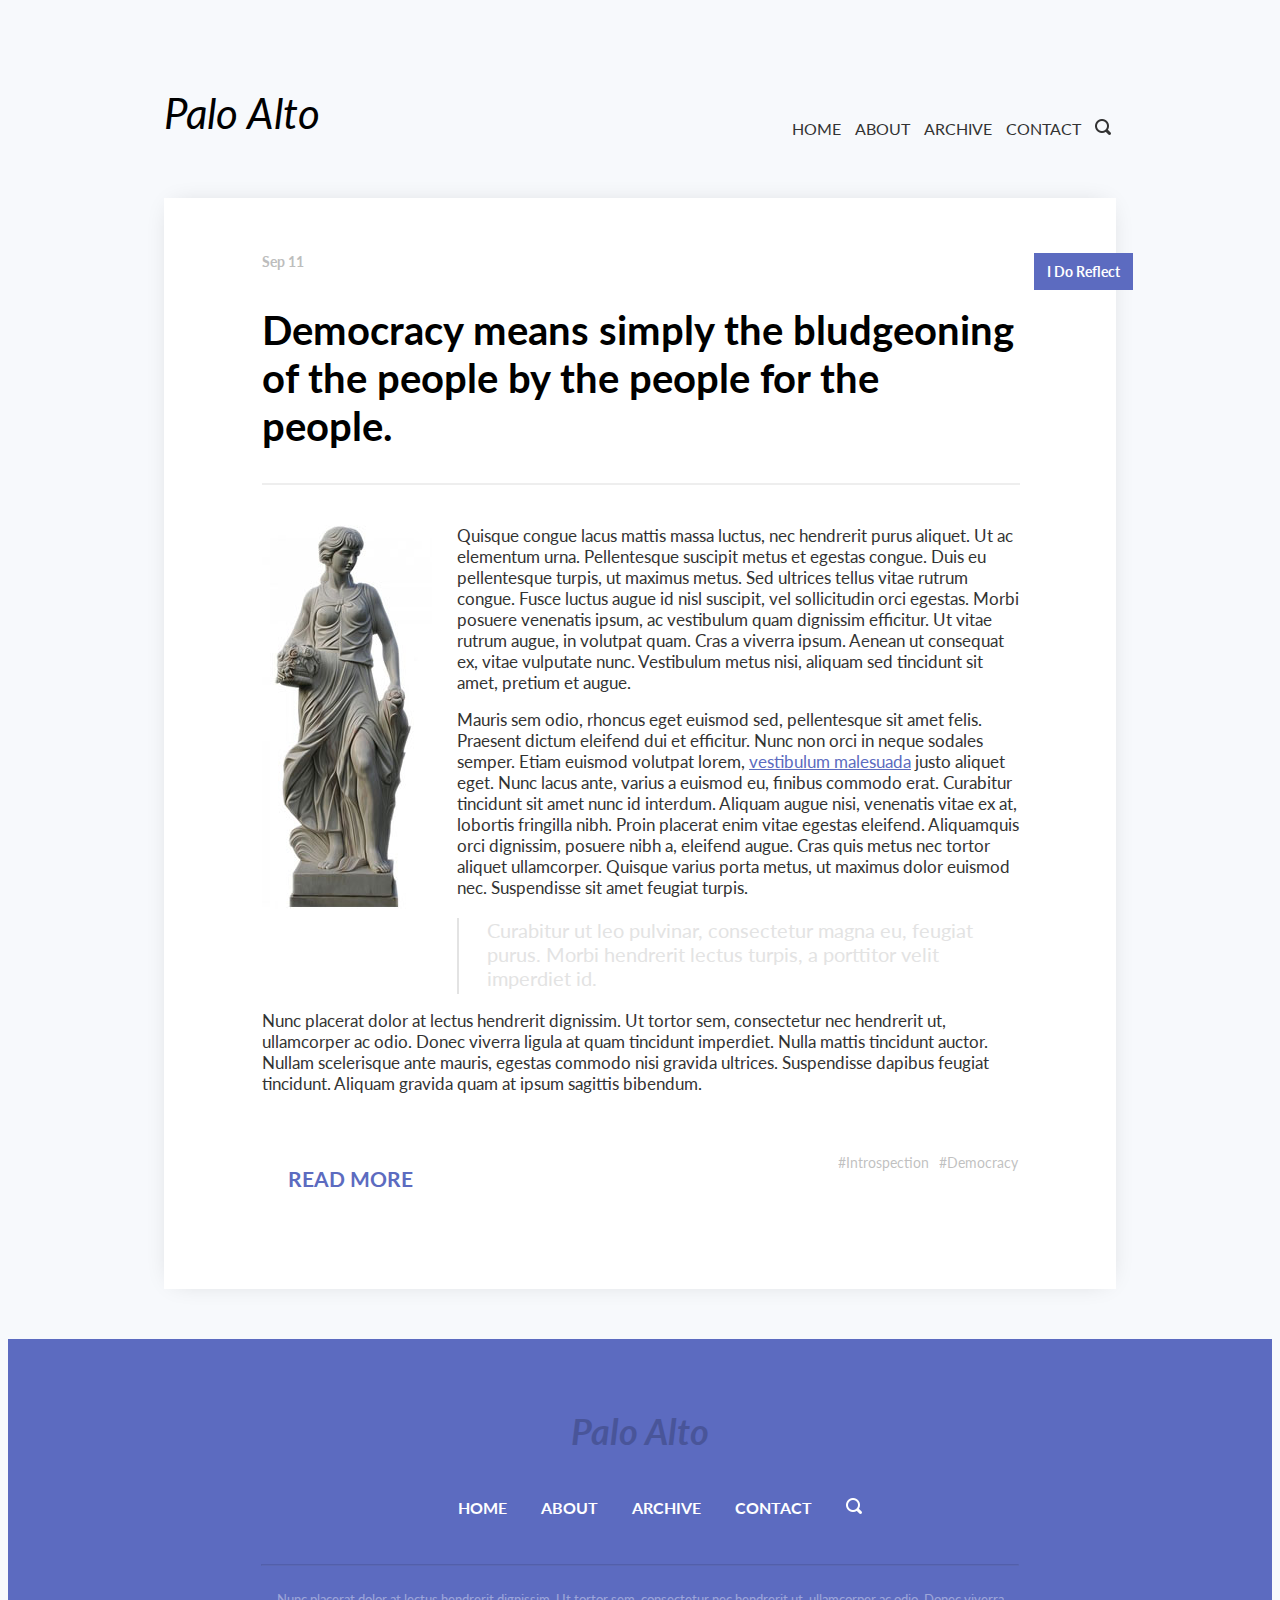
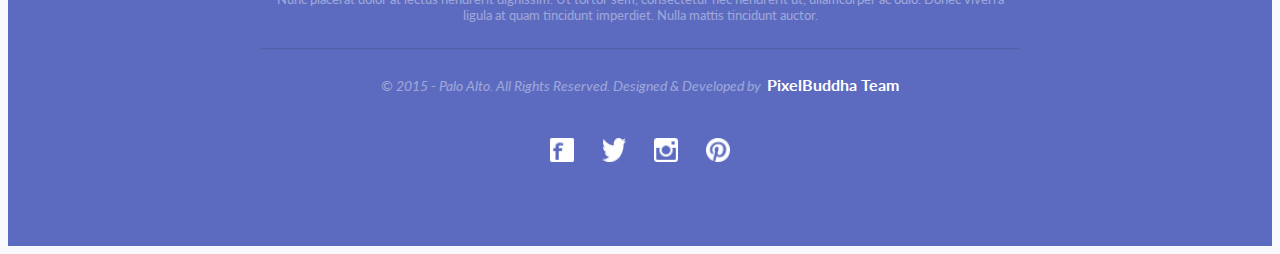
<file: public/html/post.html>
<!DOCTYPE html>
<html>
<head>
    <link href="../css/style.css" rel="stylesheet" type="text/css"/>
    <title>post</title>
    <meta charset="utf-8">
    </head>
    
    <body>
    <div class="wrapper">
        <header>
            <div id="Logo"> <em>Palo Alto</em> </div>
            <nav>
                <ul>
                    <li><a href="index.html"> HOME</a></li>
                    <li><a href="about.html"> ABOUT</a></li>
                    <li><a href="archives.html"> ARCHIVE</a></li>
                    <li><a href="contacts.html"> CONTACT</a></li>
                    <li><a class="icon_search" href="search.html"> </a> </li>
                </ul>
            </nav>
        </header>

        <article>
            <header class="article_header">
                <div class="lable">I Do Reflect</div>
                <div class="date">Sep 11</div>
                <h2><a href="post.html"></a> Democracy means simply the bludgeoning of the people by the people for the people.</h2>
            </header>
            <div class="post_area">
                <img src="../img/img_6.jpg" alt="democracy" height="408" width="170" style="margin: 0 25px 25px 0; float: left"/>
                <p>Quisque congue lacus mattis massa luctus, nec hendrerit purus aliquet. Ut ac elementum urna. Pellentesque suscipit metus et egestas congue. Duis eu pellentesque turpis, ut maximus metus. Sed ultrices tellus vitae rutrum congue. Fusce luctus augue id nisl suscipit, vel sollicitudin orci egestas. Morbi posuere venenatis ipsum, ac vestibulum quam dignissim efficitur. Ut vitae rutrum augue, in volutpat quam. Cras a viverra ipsum. Aenean ut consequat ex, vitae vulputate nunc. Vestibulum metus nisi, aliquam sed tincidunt sit amet, pretium et augue.</p>
                <p>Mauris sem odio, rhoncus eget euismod sed, pellentesque sit amet felis. Praesent dictum eleifend dui et efficitur. Nunc non orci in neque sodales semper. Etiam euismod volutpat lorem, <a href="index.html">vestibulum malesuada</a> justo aliquet eget. Nunc lacus ante, varius a euismod eu, finibus commodo erat. Curabitur tincidunt sit amet nunc id interdum. Aliquam augue nisi, venenatis vitae ex at, lobortis fringilla nibh. Proin placerat enim vitae egestas eleifend. Aliquamquis orci dignissim, posuere nibh a, eleifend augue. Cras quis metus nec tortor aliquet ullamcorper. Quisque varius porta metus, ut maximus dolor euismod nec. Suspendisse sit amet feugiat turpis.</p>
                <blockquote>Curabitur ut leo pulvinar, consectetur magna eu, feugiat purus. Morbi hendrerit lectus turpis, a porttitor velit imperdiet id.</blockquote>
                <p>Nunc placerat dolor at lectus hendrerit dignissim. Ut tortor sem, consectetur nec hendrerit ut, ullamcorper ac odio. Donec viverra ligula at quam tincidunt imperdiet. Nulla mattis tincidunt auctor. Nullam scelerisque ante mauris, egestas commodo nisi gravida ultrices. Suspendisse dapibus feugiat tincidunt. Aliquam gravida quam at ipsum sagittis bibendum.</p>
            </div>
            <div class="article_footer">
                <a class="button" href="post.html">read more</a>
                <p class="hashtags">#Democracy</p>
                <p class="hashtags">#Introspection</p>
            </div>
        </article>

        </div>

    <footer>
        <div class="fcontent">
            <div class="Logo_footer"> <a href="index.html"> Palo Alto </a> </div>
            <div class="footer_menu">
                <ul>
                    <li><a href="index.html">HOME</a></li>
                    <li><a href="about.html">ABOUT</a></li>
                    <li><a href="archive.html">ARCHIVE</a></li>
                    <li><a href="contacts.html">CONTACT</a></li>
                    <li> <a class="icon_search" href="search.html"> </a> </li>
                </ul>
            </div>
            <hr>
            <p>
                Nunc placerat dolor at lectus hendrerit dignissim. Ut tortor sem, consectetur nec hendrerit ut, ullamcorper ac odio. Donec viverra ligula at quam tincidunt imperdiet. Nulla mattis tincidunt auctor.
            </p>
            <hr>
            <address>© 2015 - Palo Alto. All Rights Reserved. Designed & Developed by &nbsp</address><a class="adress" href="#">PixelBuddha Team</a>
            <div id="icons">
                <a href="https://www.facebook.com/" target="_blank"> <img src="../img/facebook.png" alt="facebook" height="24" width="24"/></a>
                <a href="https://twitter.com/?lang=ru " target="_blank"><img src="../img/twitter.png" alt="twitter" height="24" width="24"/></a>
                <a href="https://www.instagram.com/" target="_blank"><img src="../img/instagram.png" alt="instagramm" height="24" width="24"/></a>
                <a href="https://ru.pinterest.com//" target="_blank"><img src="../img/pinterest.png" alt="pinterest" height="24" width="24"/></a>
            </div>
        </div>
    </footer>
        
    </body>
</html>
</file>
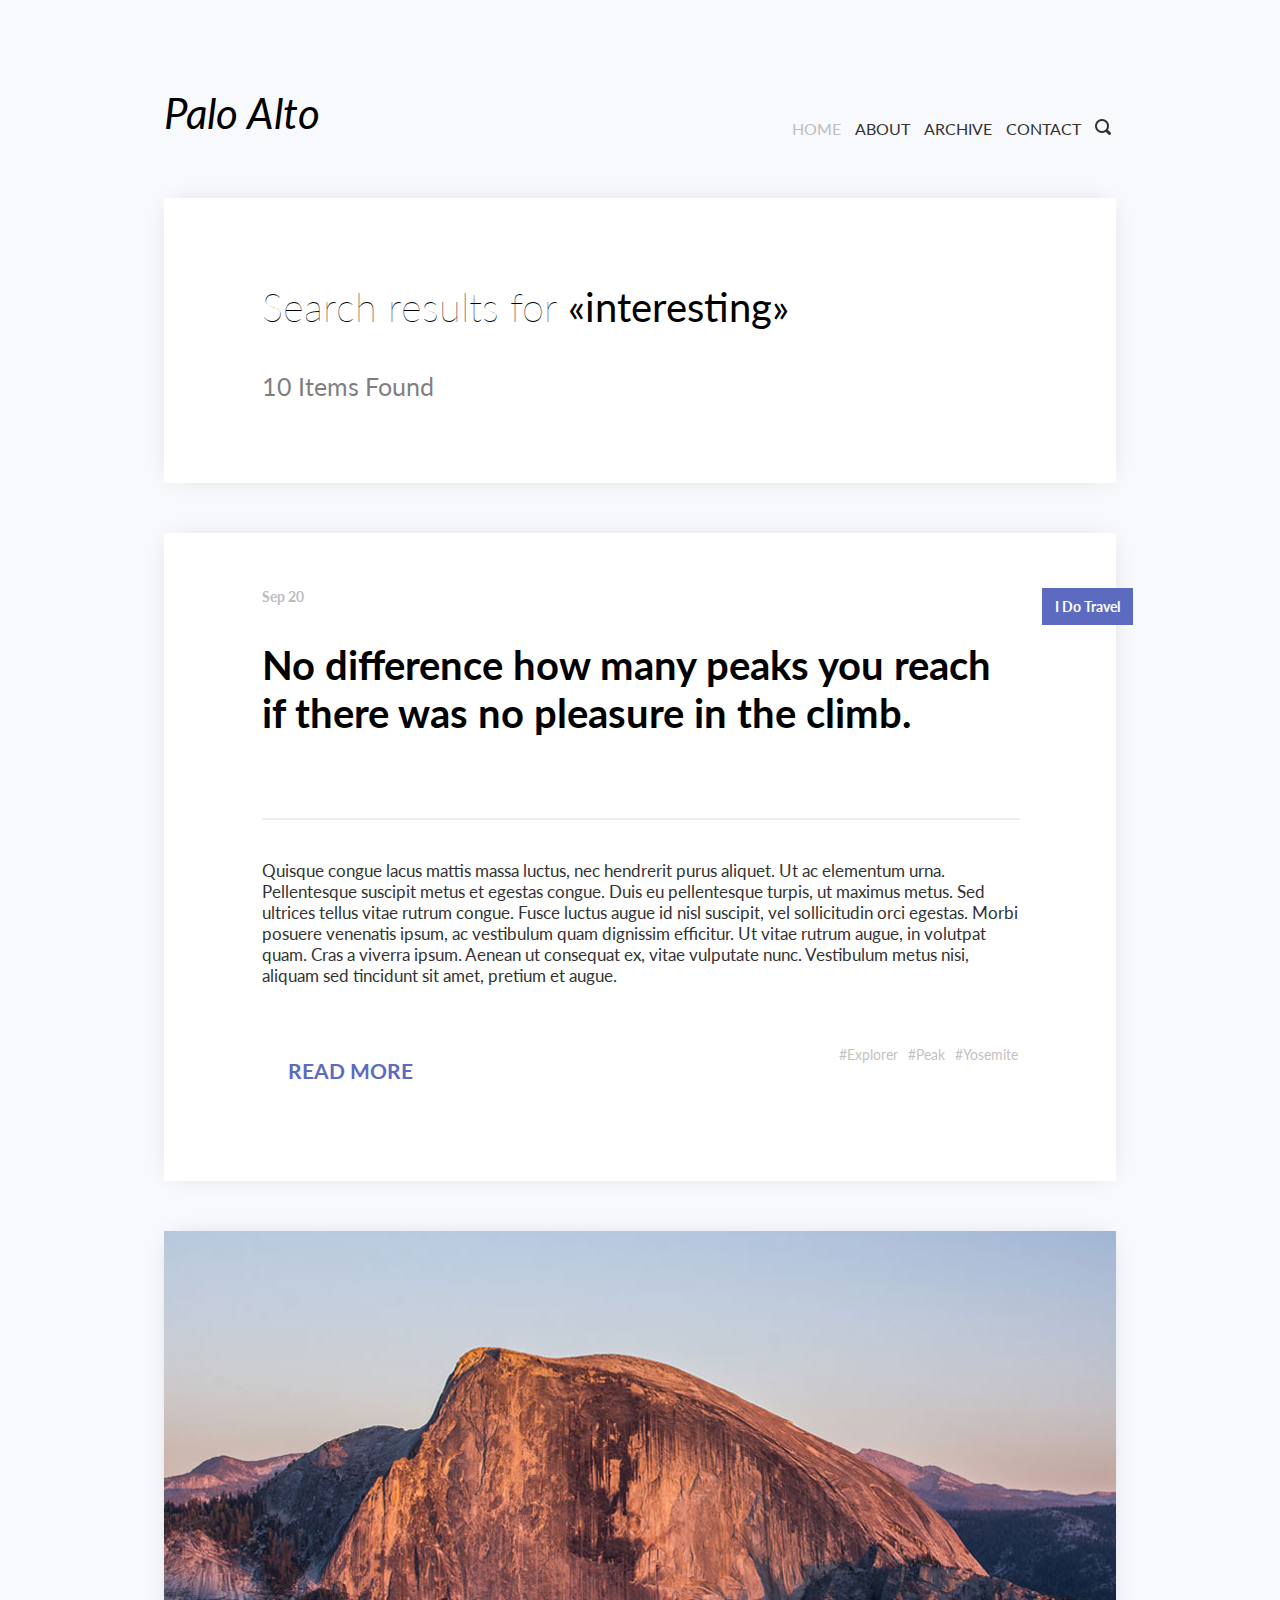
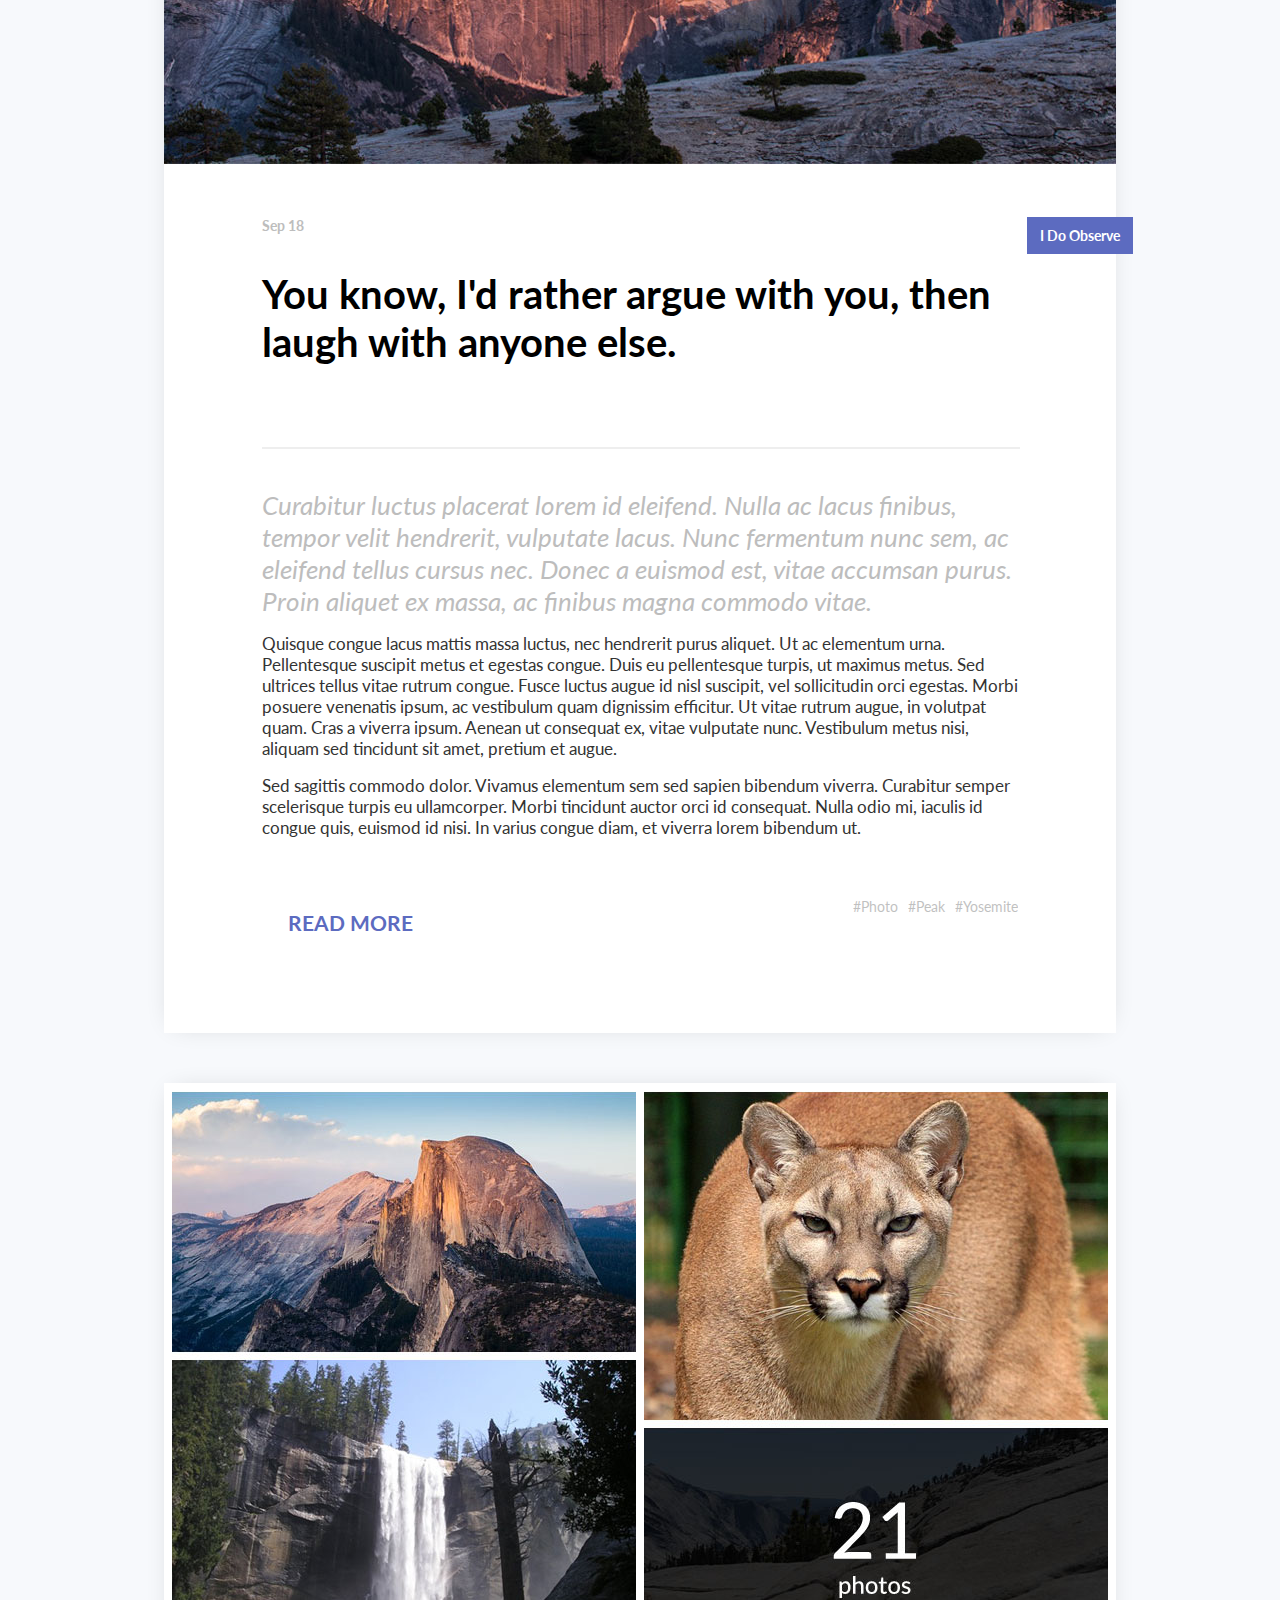
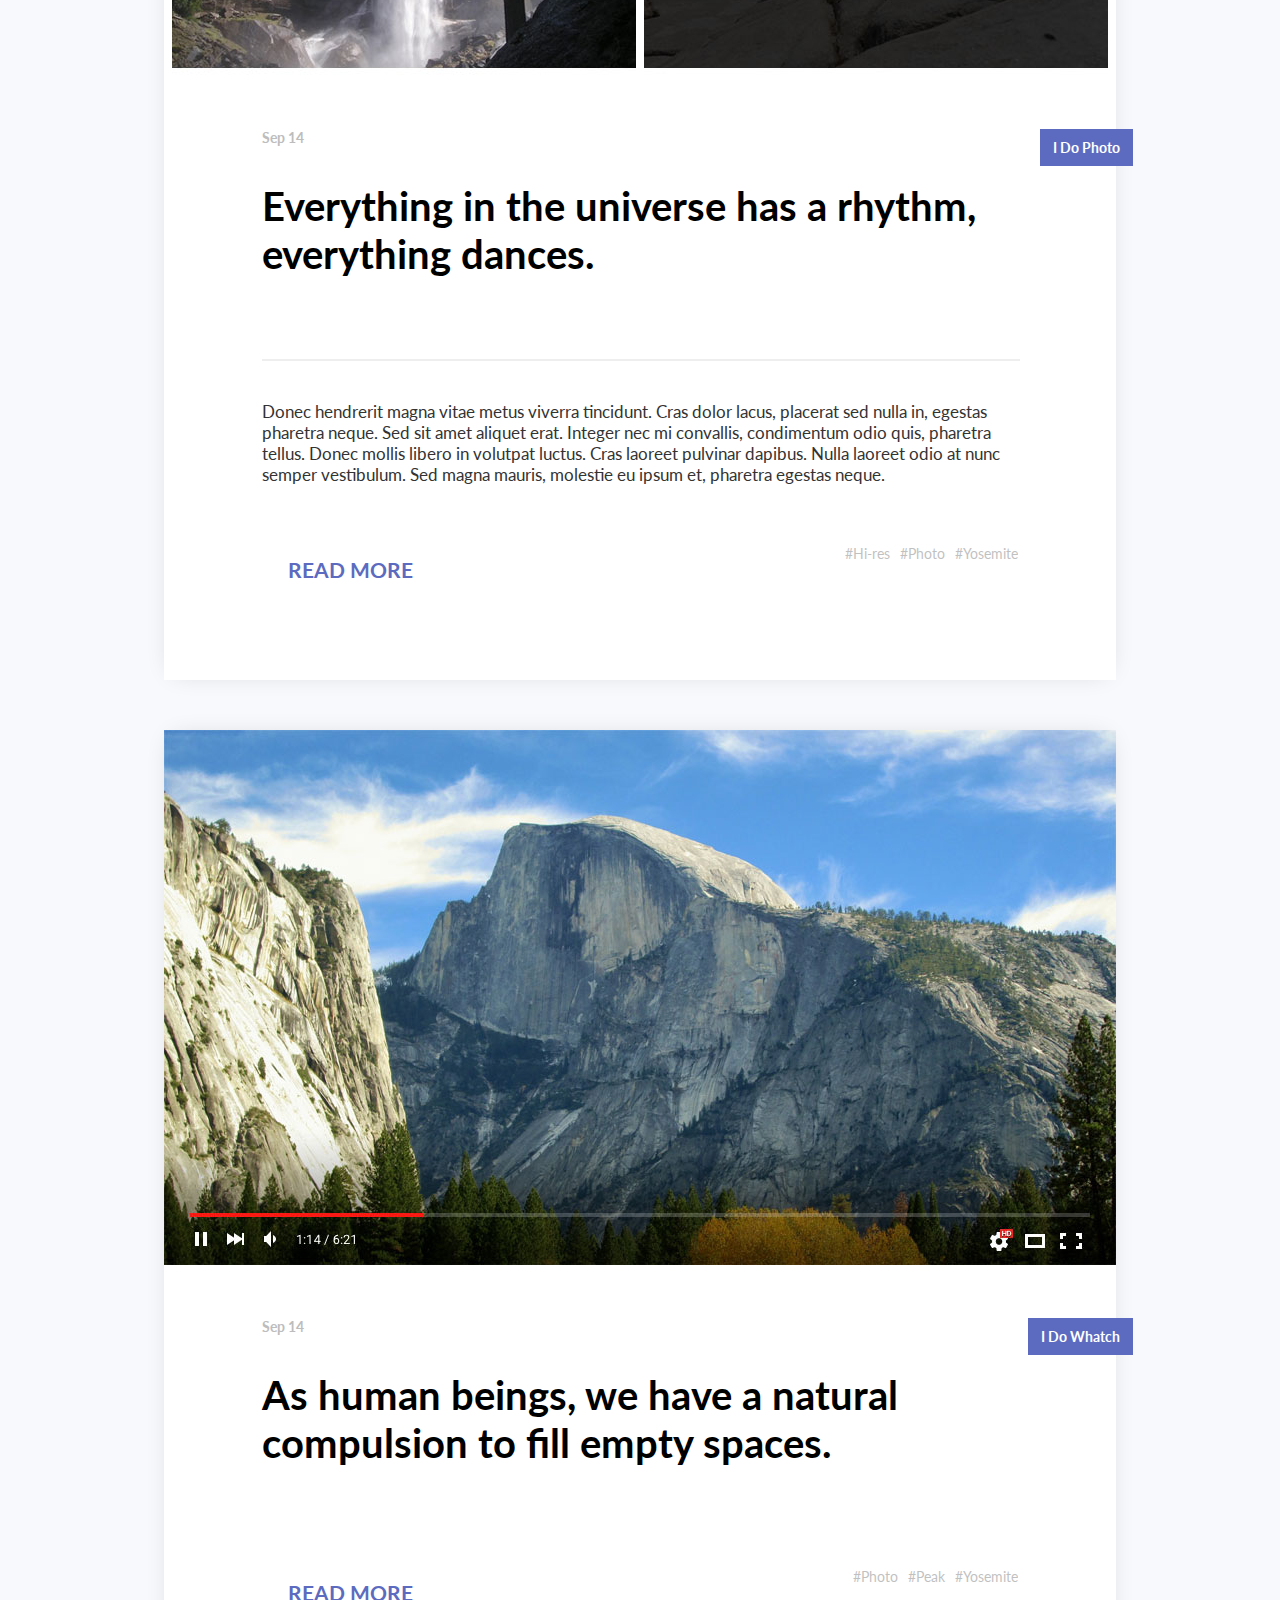
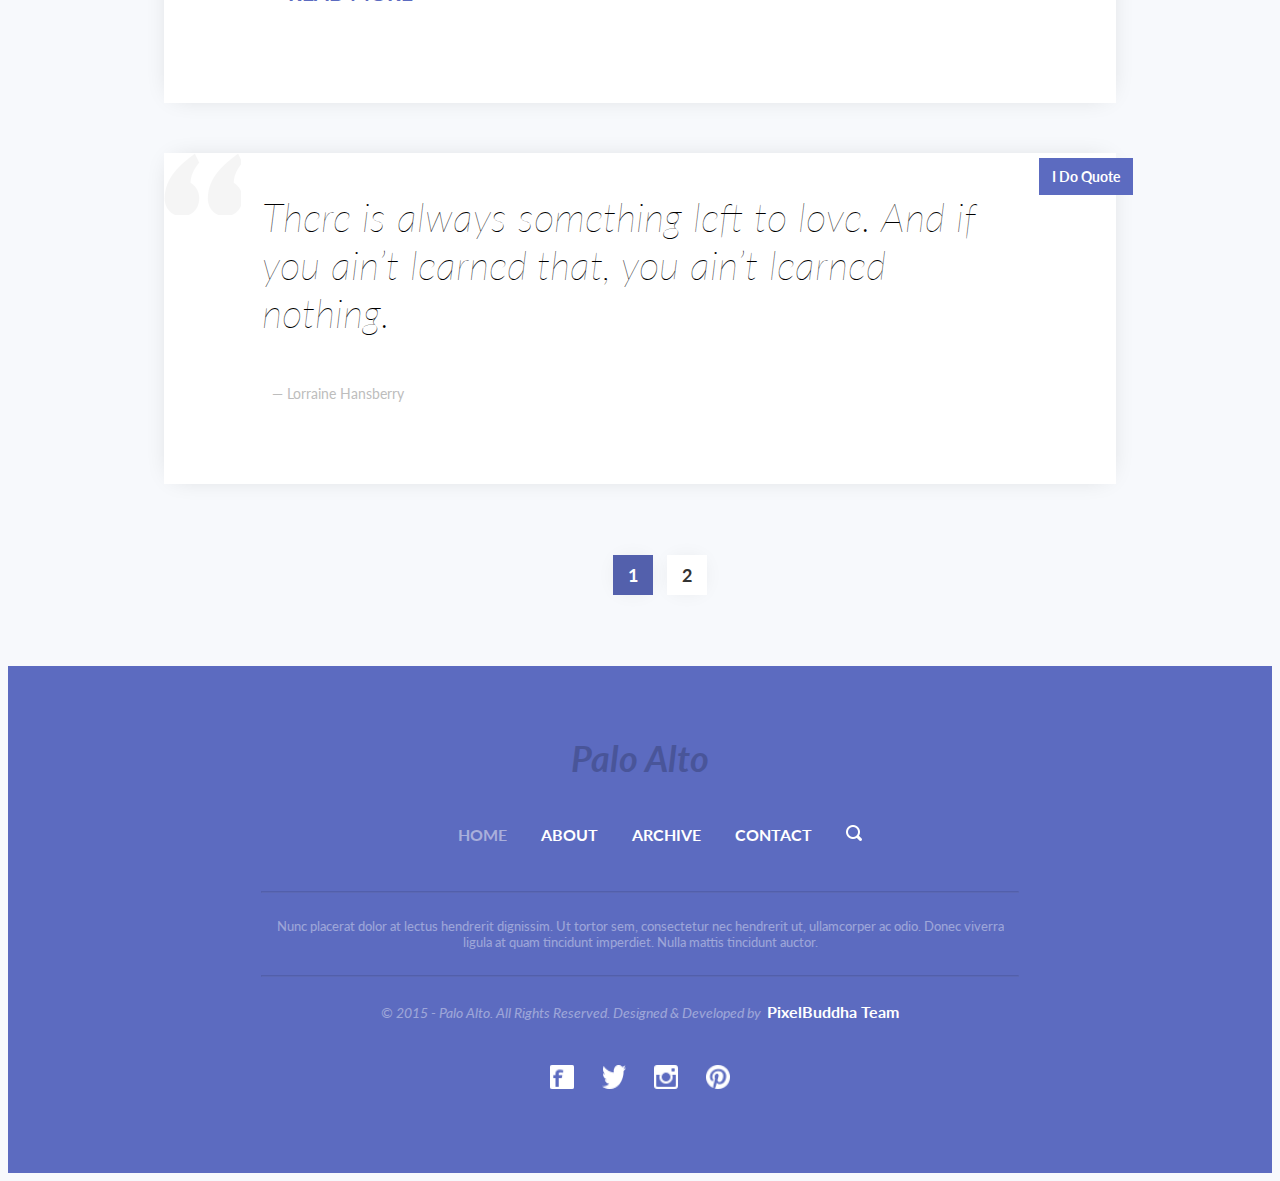
<file: public/html/search.html>
<!DOCTYPE html>
<html>
<head>
    <link href="../css/style.css" rel="stylesheet" type="text/css"/>
    <title>search</title>
    <meta charset="utf-8">
    </head>
    
    <body>
    <div class="wrapper">
        <header>
            <div id="Logo"> <em>Palo Alto</em> </div>
            <nav>
                <ul>
                    <li><a class="nonactive" href="index.html"> HOME </a></li>
                    <li><a href="about.html"> ABOUT </a></li>
                    <li><a href="archives.html">  ARCHIVE </a></li>
                    <li><a href="contacts.html"> CONTACT </a></li>
                    <li><a class="icon_search" href="search.html"> </a> </li>
                </ul>
            </nav>
        </header>

        <article>
            <div class="item">
                <h3> Search results for <strong>«interesting»</strong></h3>
            </div>
           <p class="found">10 Items Found </p>

        </article>

        <article>
            <header class="article_header">
                <div class="lable"> I Do Travel</div>
                <div class="date">Sep 20</div>
                <h2>No difference how many peaks you reach if there was no pleasure in the climb.</h2>
            </header>
            <div class="post_area">
                <p>Quisque congue lacus mattis massa luctus, nec hendrerit purus aliquet. Ut ac elementum urna. Pellentesque suscipit metus et egestas congue. Duis eu pellentesque turpis, ut maximus metus. Sed ultrices tellus vitae rutrum congue. Fusce luctus augue id nisl suscipit, vel sollicitudin orci egestas. Morbi posuere venenatis ipsum, ac vestibulum quam dignissim efficitur. Ut vitae rutrum augue, in volutpat quam. Cras a viverra ipsum. Aenean ut consequat ex, vitae vulputate nunc. Vestibulum metus nisi, aliquam sed tincidunt sit amet, pretium et augue.</p>
            </div>
            <div class="article_footer">
                <a class="button" href="post.html">read more</a>
                <p class="hashtags">#Yosemite</p>
                <p class="hashtags">#Peak</p>
                <p class="hashtags">#Explorer</p>
            </div>
        </article>

        <article>
            <img src="../img/img_1.jpg" alt="mountain" height="533" width="952"/>
            <header class="article_header">
                <div class="lable">I Do Observe</div>
                <div class="date">Sep 18</div>
                <h2>You know, I'd rather argue with you, then laugh with anyone else.</h2>
            </header>
            <div class="post_area">
                <p class="intro">Curabitur luctus placerat lorem id eleifend. Nulla ac lacus finibus, tempor velit hendrerit, vulputate lacus. Nunc fermentum nunc sem, ac eleifend tellus cursus nec. Donec a euismod est, vitae accumsan purus. Proin aliquet ex massa, ac finibus magna commodo vitae.</p>

                <p>Quisque congue lacus mattis massa luctus, nec hendrerit purus aliquet. Ut ac elementum urna. Pellentesque suscipit metus et egestas congue. Duis eu pellentesque turpis, ut maximus metus. Sed ultrices tellus vitae rutrum congue. Fusce luctus augue id nisl suscipit, vel sollicitudin orci egestas. Morbi posuere venenatis ipsum, ac vestibulum quam dignissim efficitur. Ut vitae rutrum augue, in volutpat quam. Cras a viverra ipsum. Aenean ut consequat ex, vitae vulputate nunc. Vestibulum metus nisi, aliquam sed tincidunt sit amet, pretium et augue.</p>
                <p>Sed sagittis commodo dolor. Vivamus elementum sem sed sapien bibendum viverra. Curabitur semper scelerisque turpis eu ullamcorper. Morbi tincidunt auctor orci id consequat. Nulla odio mi, iaculis id congue quis, euismod id nisi. In varius congue diam, et viverra lorem bibendum ut.</p>
            </div>
            <div class="article_footer">
                <a class="button" href="post.html">read more</a>
                <p class="hashtags">#Yosemite</p>
                <p class="hashtags">#Peak</p>
                <p class="hashtags">#Photo</p>
            </div>
        </article>

        <article>
            <img src="../img/img_2.jpg" alt="photos" height="593" width="952"/>
            <header class="article_header">
                <div class="lable">I Do Photo</div>
                <div class="date">Sep 14</div>
                <h2>Everything in the universe has a rhythm, everything dances.</h2>
            </header>
            <div class="post_area">
                <p>Donec hendrerit magna vitae metus viverra tincidunt. Cras dolor lacus, placerat sed nulla in, egestas
                    pharetra neque. Sed sit amet aliquet erat. Integer nec mi convallis, condimentum odio quis, pharetra
                    tellus. Donec mollis libero in volutpat luctus. Cras laoreet pulvinar dapibus. Nulla laoreet odio at
                    nunc semper vestibulum. Sed magna mauris, molestie eu ipsum et, pharetra egestas neque.</p>
            </div>
            <div class="article_footer">
                <a class="button" href="post.html">read more</a>
                <p class="hashtags">#Yosemite</p>
                <p class="hashtags">#Photo</p>
                <p class="hashtags">#Hi-res</p>
            </div>
        </article>

        <article>
            <img src="../img/img_3.jpg" alt="video" height="535" width="952"/>
            <header class="article_header">
                <div class="lable">I Do Whatch</div>
                <div class="date">Sep 14</div>
                <h2>As human beings, we have a natural compulsion to fill empty spaces.</h2>
            </header>
            <div class="article_footer">
                <a class="button" href="post.html">read more</a>
                <p class="hashtags">#Yosemite</p>
                <p class="hashtags">#Peak</p>
                <p class="hashtags">#Photo</p>
            </div>
        </article>

        <article>
            <img src="../img/quotes.png" alt="quotes" height="62" width="77"/>
            <div class="lable">I Do Quote</div>
            <h2> <div class="quote">There is always something left to love.
                And if you ain’t learned that, you
                ain’t learned nothing.</div>
            </h2>
            <p class="cit">— Lorraine Hansberry</p>
        </article>
    </div>

    <div class="pagination">
        <ul>
            <li><a class="current" href="index.html">1</a></li>
            <li><a class="page">2</a></li>
        </ul>
    </div>

    <footer>
        <div class="fcontent">
            <div class="Logo_footer"> <a href="index.html"> Palo Alto </a> </div>
            <div class="footer_menu">
                <ul>
                    <li><a class="nonactive" href="index.html">HOME</a></li>
                    <li><a href="about.html">ABOUT</a></li>
                    <li><a href="archive.html">ARCHIVE</a></li>
                    <li><a href="contacts.html">CONTACT</a></li>
                    <li> <a class="icon_search" href="search.html"> </a> </li>
                </ul>
            </div>
            <hr>
            <p>
                Nunc placerat dolor at lectus hendrerit dignissim. Ut tortor sem, consectetur nec hendrerit ut, ullamcorper ac odio. Donec viverra ligula at quam tincidunt imperdiet. Nulla mattis tincidunt auctor.
            </p>
            <hr>
            <address>© 2015 - Palo Alto. All Rights Reserved. Designed & Developed by &nbsp</address><a class="adress" href="#">PixelBuddha Team</a>
            <div id="icons">
                <a href="https://www.facebook.com/" target="_blank"> <img src="../img/facebook.png" alt="facebook" height="24" width="24"/></a>
                <a href="https://twitter.com/?lang=ru " target="_blank"><img src="../img/twitter.png" alt="twitter" height="24" width="24"/></a>
                <a href="https://www.instagram.com/" target="_blank"><img src="../img/instagram.png" alt="instagramm" height="24" width="24"/></a>
                <a href="https://ru.pinterest.com//" target="_blank"><img src="../img/pinterest.png" alt="pinterest" height="24" width="24"/></a>
            </div>
        </div>
    </footer>

    </body>
</html>
</file>
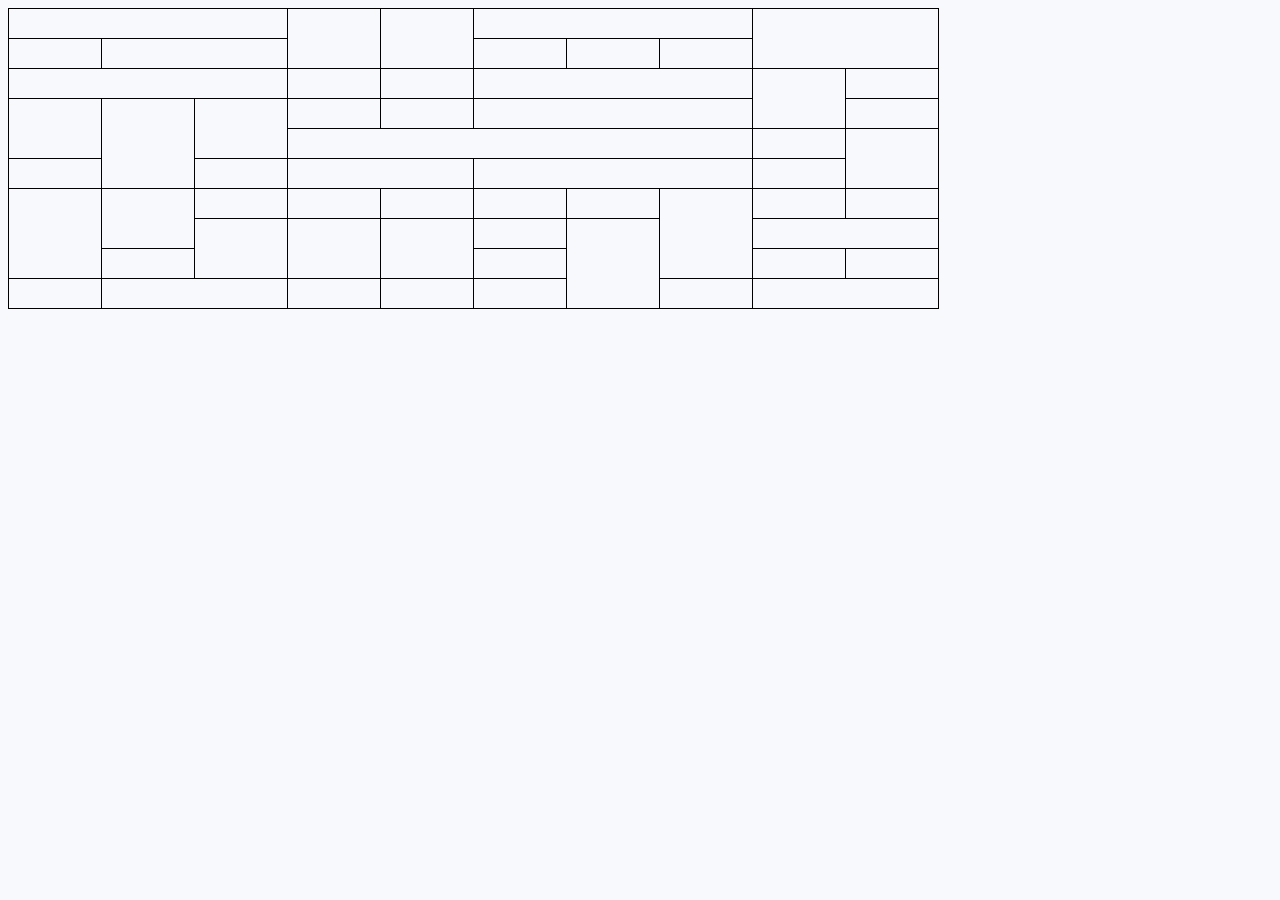
<file: public/html/table.html>
<!DOCTYPE html>
<html>
<head>
    <link href="../css/style.css" rel="stylesheet" type="text/css"/>
    <title>table</title>
    <meta charset="utf-8">
    </head>
    
    <body>
        <table>
        
        <tr>
            <td colspan="3"> </td>
            <td rowspan="2"> </td> 
            <td rowspan="2"> </td> 
            <td colspan="3"> </td> 
            <td colspan="2" rowspan="2"> </td> 
        </tr>
            
        <tr>  
            <td>  </td>
            <td colspan="2"> </td>
            <td> </td> 
            <td > </td> 
            <td> </td> 
        </tr>
        
        <tr>
            <td colspan="3"> </td>
            <td> </td> 
            <td> </td> 
            <td colspan="3"> </td> 
            <td rowspan="2"> </td> 
            <td> </td>
        </tr>
        
         <tr> 
            <td rowspan="2"> </td>
            <td rowspan="3"> </td>
            <td rowspan="2"> </td>
            <td> </td> 
            <td> </td> 
            <td colspan="3"> </td> 
            <td> </td>
        </tr>
        
        <tr>
            <td colspan="5"> </td> 
            <td> </td> 
            <td rowspan="2"> </td>
        </tr>
        
        <tr>
            <td> </td>
            <td> </td>
            <td colspan="2"> </td> 
            <td colspan="3"> </td> 
            <td> </td> 
        </tr>
        
        <tr> 
             <td rowspan="3"> </td>
             <td rowspan="2"> </td>
             <td> </td>
             <td> </td> 
             <td> </td> 
             <td> </td> 
             <td> </td> 
             <td rowspan="3"> </td> 
             <td> </td> 
             <td> </td>
        </tr>
        
        <tr>
            <td rowspan="2"> </td>
            <td rowspan="2"> </td> 
            <td rowspan="2"> </td> 
            <td> </td> 
            <td rowspan="3"> </td> 
            <td colspan="2"> </td> 
        </tr>
        
        <tr>
            <td> </td>
            <td> </td> 
            <td> </td> 
            <td> </td>
        </tr>
        
        <tr>
            <td> </td>
            <td colspan="2"> </td>
            <td> </td> 
            <td> </td> 
            <td> </td> 
            <td> </td> 
            <td colspan="2"> </td> 
        </tr>
       
        </table>

    </body>
</html>
</file>
<file: public/css/style.css>
@import url(https://fonts.googleapis.com/css?family=Lato);

body{
    font-family: 'Lato', sans-serif;
    background: #f7f9fc;
}
header{
    display: block;
    height: 190px;
}
p {
    color: #333333;
    font-size: 17px;
    margin: 16px 0 0 0;
}
a{
    color: #5c6bc0;
}
h2{
    font-size: 40px;
    margin-top: 0;
}
h3{
    font-size: 40px;
    font-weight: lighter;
}
h4{
    font-size: 30px;
    color: #000;
    opacity: .3;
}
hr{
    color: #000;
    opacity: .1;
    margin-bottom: 25px;
    margin-top: 25px;
}
article img{
    margin: -5px 0 0 -98px;
}
article{
    background: #ffffff;
    box-shadow: 0 0 25px -10px rgba(0,0,0, .2);
    margin-bottom: 50px;
    padding: 5px 98px 82px 98px;
    position: relative;
}
.article_footer{
    background: #ffffff;
}
.item{
    margin-top: 80px;
}
address{
    display: inline;
    opacity: 0.4;
    color: #fff;
    font-size: 14px;
}
a.adress:hover{
    color: #fff;
    text-decoration: underline;
}
#icons{
    display: block;
    margin: 40px auto 0;
}
#icons a img{
    margin-top: 4px;
}
#icons a{
    display: inline-block;
    width: 32px;
    height: 32px;
    margin: 0 8px;
}
#icons a:hover{
    background: #5360ac;
}
.text {
    margin: 0 0;
}
.found{
    font-size: 25px;
    color: black;
    opacity: .5;
}
.text:before{
    content: "";
    display: block;
    width: 100%;
    height: 2px;
    background: #eeeeee;
    margin: auto;
}
#Logo{
    font-size: 42px;
    display: inline-block;
    margin-top: 80px;
}
#Logo_footer{
    text-align: center;
    opacity: .2;
}
.button{
    display: inline-block;
    font-size: 21px;
    font-weight: bold;
    text-decoration: none;
    text-transform: uppercase;
    color: #5c6bc0;
    margin-top: 56px;
    padding: 15px 25px;
    border: solid transparent 1px;
}
.button:hover{
    color: #5c6bc0;
    border: solid 1px #eeeeee;
    transition: all 0.5s ease;
}
.hashtags{
    opacity: .3;
    display: inline-block;
    position: relative;
    float: right;
    font-size: 14px;
    margin: 60px 0 0 10px;
}
.hashtags:hover{
    opacity: 1;
    color: #5c6bc0;
    display: inline-block;
    position: relative;
    float: right;
    font-size: 14px;
    margin: 60px 0 0 10px;
}
nav{
    display: inline-block;
    float: right;
    margin-top: 90px;
    text-decoration: none;
}
nav ul li {
    display: inline-block;
    padding: 5px;
    text-decoration: none;
    color: #333333;
}
li a {
    display: block;
    border-bottom: none;
    text-decoration: none;
    color: #333333;
}
li a:hover {
    border-bottom: 6px;
    border-bottom:2px solid #5c6bc0;
}
li a:active {
 color: #bdbdbd;
}
nav ul li a.nonactive {
    color: #bdbdbd;
}
li a:disabled {
    color: #bdbdbd;
}
nav a.icon_search{
    display: inline-block;
    width: 16px;
    height: 16px;
    background: url("../img/header_Search.png") center no-repeat;
    padding: 0;
    margin: 0;
}
nav a:hover.icon_search{
    display: inline-block;
    width: 16px;
    height: 16px;
    background: url("../img/header_Search_hover.png") center no-repeat;
    border: none;
    padding: 0;
    margin: 0;
}
footer{
    display: block;
    background: #5c6bc0;
    text-align: center;
    margin-top: 50px;
    padding: 70px 0 80px 0;
}
.Logo_footer {
    display: block;
}
.Logo_footer a{
    text-decoration: none;
    font-weight: bold;
    font-size: 36px;
    font-style: italic;
    color: #000;
    opacity: 0.2;
}
footer p{
    color: #fff;
    opacity: 0.4;
    font-size: 13px;
    margin: auto;
}
footer a{
    color: #fff;
    font-weight: bold;
    text-decoration: none;
    font-style: normal;
    opacity: 1;
}
footer hr{
    border-color: #000;
    opacity: 0.1;
}
.post_area {
    display: inline-block;
    position: relative;
}
.post_area ul li{
    font-weight: bold;
    margin-bottom: 30px;
}
.post_area:before{
    content: "";
    display: block;
    width: 758px;
    height: 2px;
    background: #eeeeee;
    margin: 40px 0;
}
.quote{
    font-style: italic;
    font-weight: 100;
}
.quote:before{
    display: block;
    content: "";
    margin: 0 0 -25px -50px;
}
.cit{
    display: inline-block;
    color: #bdbdbd;
    font-size: 14px;
    margin: 15px 0 0 10px;
}
blockquote{
    color: #e3e3e3;
    font-size: 20px;
}
blockquote:before{
    float: left;
    content: "";
    display: block;
    width: 2px;
    height: 76px;
    background: #e3e3e3;
    margin: 0 28px 0 0;
}
.fcontent{
    width: 758px;
    margin: 0 auto;
    padding: 0 ;
}
.footer_menu{
    display: inline-block;
    margin: 24px 24px;
    height: 38px;
    text-decoration: none;
}
.footer_menu ul li{
    display: inline-block;
    font-weight: bold;
    font-size: 16px;
    padding: 5px;
}
.footer_menu ul li a{
    display: block;
    border-bottom: none;
    text-decoration: none;
    color: #fff;
    margin: 0 20px 0 0;
}
.footer_menu ul li a:hover {
    padding-bottom: 6px;
    border-bottom: 2px solid #fff;
}
.footer_menu ul li a.nonactive {
    color: #a9afdb;
}
.footer_menu a.icon_search{
    display: inline-block;
    background: url("../img/Search.png") center no-repeat;
    width: 16px;
    height: 16px;
    padding: 0;
    margin: 0;
}
.footer_menu a:hover.icon_search{
    display: inline-block;
    background: url("../img/Search.png") center no-repeat;
    width: 16px;
    height: 16px;
    border: none;
    padding: 0;
    margin: 0;
    background-color: #5360ac;
}
.pagination {
    display: flex;
    align-items: center;
    justify-content: center;
    height: 100%;
    text-decoration: none;
    text-align: center;
    position: relative;
}
.pagination ul li{
    width: 40px;
    height:40px;
    background: #ffffff;
    box-shadow: 0 0 25px -10px rgba(0,0,0, .2);
    display: inline-block;
    font-weight: bold;
    font-size: 18px;
    text-align: center;
    margin: 5px;
}

.pagination ul li a {
    line-height: 40px;
    position: relative;
    display: block;
    border-bottom: none;
    text-decoration: none;
}
.current{
    background-color: #5360ac;
    width: 40px;
    height:40px;
    color: #ffffff;
}
.pagination a:hover {
    line-height: 40px;
    position: relative;
    display: block;
    border-bottom: none;
    text-decoration: none;
    color: #5360ac;
}
/*.pagination ul li {display: inline-block; margin: 0 1px; vertical-align: middle; line-height: 12px; padding: 2px 6px;}*/
/*.pagination ul li a, .pagination ul li span {color: #666f80;}*/
/*.pagination ul li a:hover, .pagination ul li span:hover {background: #f5f5f5; -webkit-border-radius: 1px; -moz-border-radius: 1px; border-radius: 1px;}*/
/*.pagination ul li a.prev, .pagination ul li a.next {font-weight: bold;}*/
/*.pagination ul li.active a, .pagination ul li.active span {color: #2d4c80; font-size: 16px; font-weight: bold;}*/
/*.pagination ul li.active a:hover, .pagination ul li.active span:hover {background: none;}*/

.date {
    color: #bdbdbd;
    font-size: 14px;
    font-weight: bold;
    margin: 50px 0 36px 0;
}
.lable{
    position: relative;
    display: inline-block;
    float: right;
    font-size: 14px;
    font-weight: bold;
    margin: 0 -115px 0 0;
    padding: 10px 13px;
    color: #fff;
    background: #5c6bc0;
}
.wrapper {
    display: block;
    margin: 0 auto;
    width: 952px;
}
.contact_name{
    display: inline-block;
    width: 365px;
    margin: 50px 20px 0 0;
}
.contact_email{
    display: inline-block;
    width: 365px;
    position: absolute;
    margin: 50px 0 0 0;
}
input{
    display: inline-block;
    resize: none;
    background: #f7f9fc;
    font-size: 20px;
    color: #333;
    height: 60px;
    width: 100%;
    border: none;
    text-indent: 20px;
    margin-bottom: 20px;
}
input:focus:invalid {
    background: #fdd;
}
input:focus:valid {
    background: #dfd;
}

:focus::-webkit-input-placeholder {opacity: 1; transition: opacity 0.5s ease;}
:focus::-moz-placeholder          {opacity: 1; transition: opacity 0.5s ease;}
:focus:-moz-placeholder           {opacity: 1; transition: opacity 0.5s ease;}
:focus:-ms-input-placeholder      {opacity: 1; transition: opacity 0.5s ease;}
:focus::-webkit-input-placeholder {opacity: 0; transition: opacity 0.5s ease;}
:focus::-moz-placeholder          {opacity: 0; transition: opacity 0.5s ease;}
:focus:-moz-placeholder           {opacity: 0; transition: opacity 0.5s ease;}
:focus:-ms-input-placeholder      {opacity: 0; transition: opacity 0.5s ease;}


.submit input{
    width: auto;
    text-indent: 0;
    background: none;
    margin: 0;
}
.submit input:focus:invalid{
    background: none;
}
.submit input:focus:valid{
    background: none;
}
.send{
    display: inline-block;
    font-size: 21px;
    font-weight: bold;
    text-decoration: none;
    text-transform: uppercase;
    color: #5c6bc0;
    margin-top: 66px;
    padding: 15px 25px;
    border: solid transparent 1px;
}
.send:hover{
    color: #5c6bc0;
    border: solid 1px #eeeeee;
    transition: all 0.5s ease;
}
input.send{
    margin-top: 25px;
}
textarea{
    width:calc(100% - 40px);
    height: 150px;
    background: #f7f9fc;
    font-size: 20px;
    color: #333;
    border: none;
    padding: 20px;
    overflow: auto;
}
.post_area ul li{
    font-size: 17px;
    line-height: 20px;
    list-style-type: none;
    padding-left: 0;
    margin-left: 0;
}
.post_area ul {
    font-size: 17px;
    list-style-type: none;
    padding-left: 0;
    margin-left: 0;
}
.intro{
    color: #bdbdbd;
    font-size: 26px;
    font-style: italic;
    margin-bottom: 14px;
}
.authors{
    display: inline-block;
    float: left;
    width: 360px;
    height: 272px;
    text-align: left;
    margin: 0 10px 60px 0;
}
.categories{
    display: inline-block;
    float: left;
    width: 360px;

}
.latest{
    display: inline-block;
    float: right;
    width: 360px;

}
.by_month{
    display: inline-block;
    float: right;
    width: 360px;

}



/*-------------------------------------Table*/
table, td, tr{
    border: 1px solid;
    border-collapse: collapse;
}
tr{
    height: 30px;
}
td{
    width: 90px;
}
</file>
